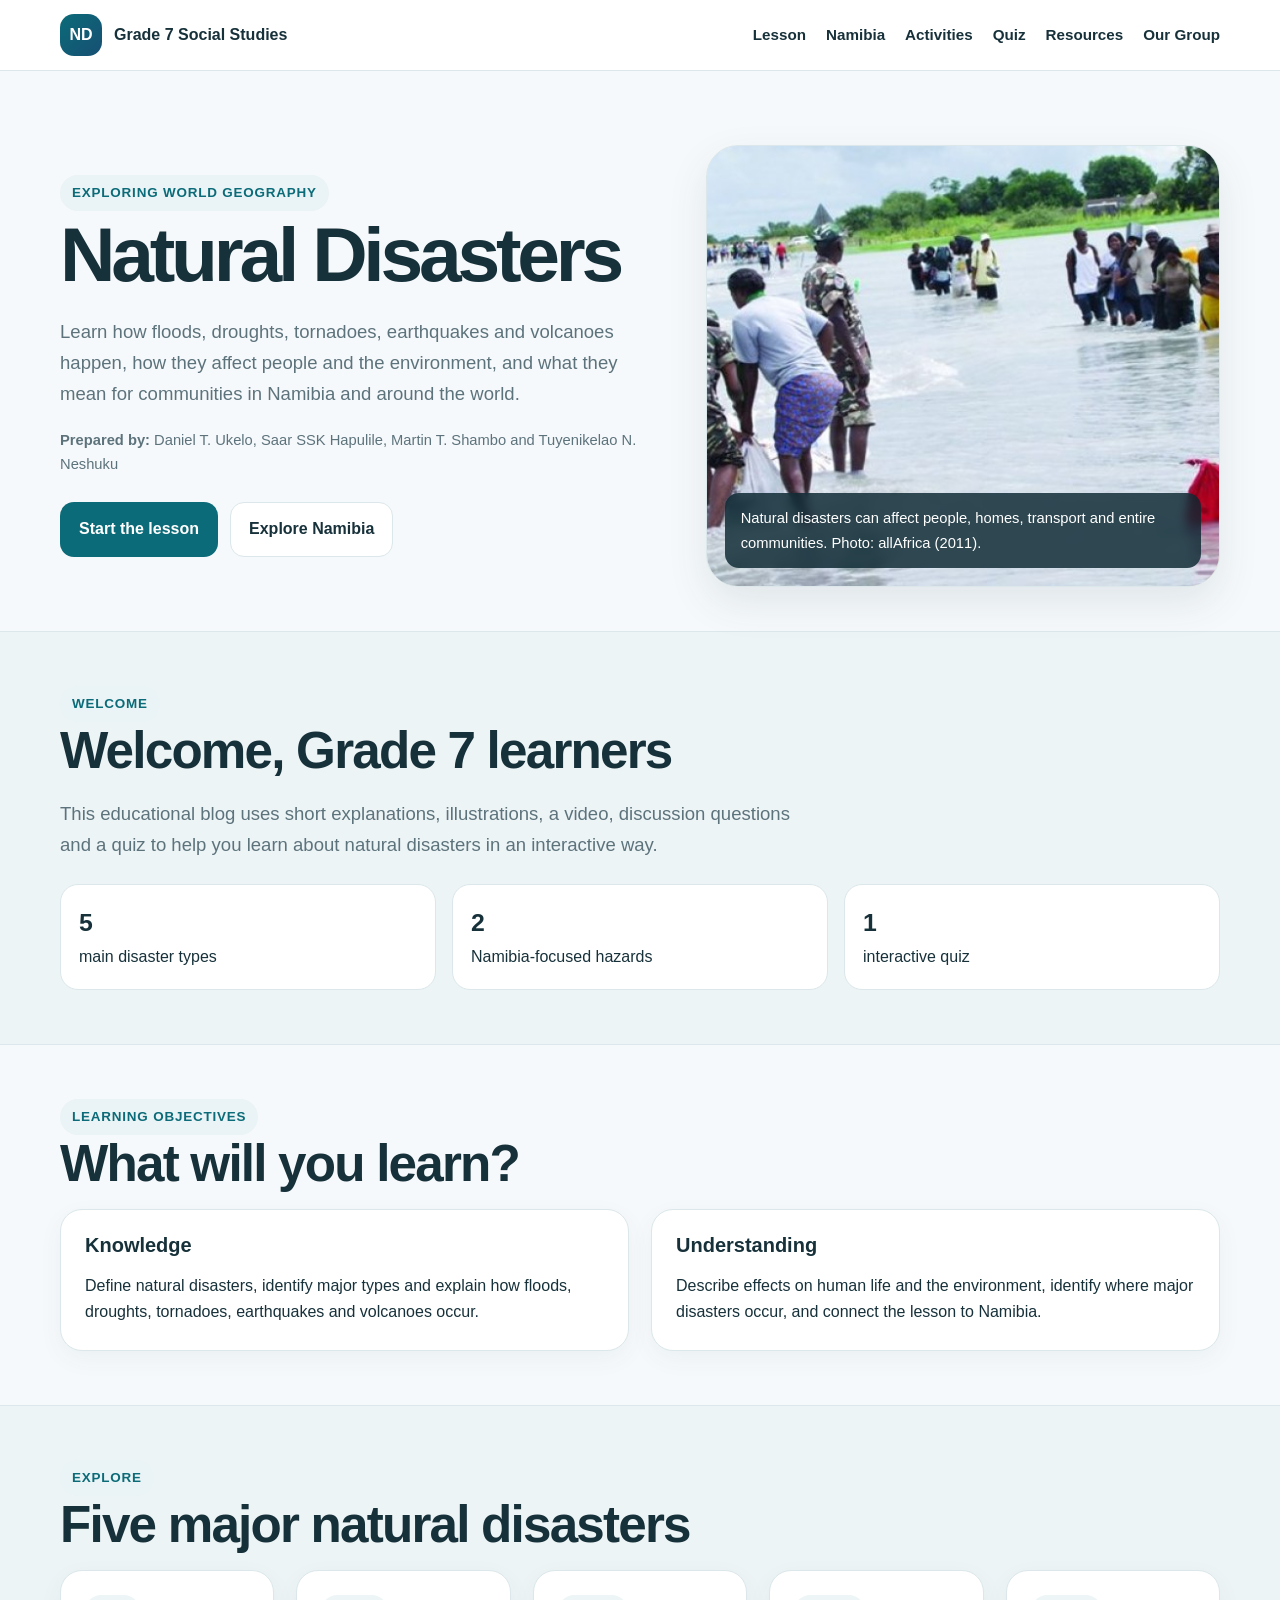
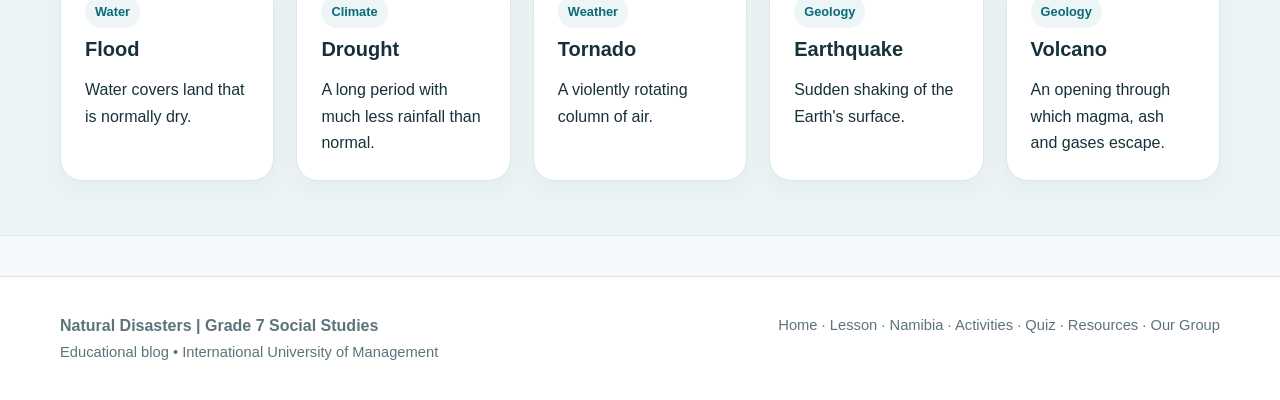
<file: index.html>
<!doctype html><html lang="en"><head><meta charset="utf-8"><meta name="viewport" content="width=device-width,initial-scale=1"><title>Natural Disasters | Grade 7 Social Studies</title><link rel="stylesheet" href="styles.css"></head><body>
<header class="nav"><div class="wrap nav-inner"><a class="brand" href="index.html"><span class="logo">ND</span><span>Grade 7 Social Studies</span></a><nav class="menu"><a href="lesson.html">Lesson</a><a href="namibia.html">Namibia</a><a href="activities.html">Activities</a><a href="quiz.html">Quiz</a><a href="resources.html">Resources</a><a href="group.html">Our Group</a></nav></div></header>
<main>
<section class="hero"><div class="wrap hero-grid"><div><span class="kicker">Exploring World Geography</span><h1>Natural Disasters</h1><p class="lead">Learn how floods, droughts, tornadoes, earthquakes and volcanoes happen, how they affect people and the environment, and what they mean for communities in Namibia and around the world.</p><p class="small"><strong>Prepared by:</strong> Daniel T. Ukelo, Saar SSK Hapulile, Martin T. Shambo and Tuyenikelao N. Neshuku</p><div class="cta-row"><a class="btn btn-primary" href="lesson.html">Start the lesson</a><a class="btn btn-secondary" href="namibia.html">Explore Namibia</a></div></div><div class="hero-art photo-hero"><img src="images/flood-community.png" alt="People moving through flood water"><div class="hero-caption">Natural disasters can affect people, homes, transport and entire communities. Photo: allAfrica (2011).</div></div></div></div></section>
<section class="section alt"><div class="wrap"><span class="kicker">Welcome</span><h2>Welcome, Grade 7 learners</h2><p class="lead">This educational blog uses short explanations, illustrations, a video, discussion questions and a quiz to help you learn about natural disasters in an interactive way.</p><div class="stats"><div class="stat"><strong>5</strong><span>main disaster types</span></div><div class="stat"><strong>2</strong><span>Namibia-focused hazards</span></div><div class="stat"><strong>1</strong><span>interactive quiz</span></div></div></div></section>
<section class="section"><div class="wrap"><span class="kicker">Learning objectives</span><h2>What will you learn?</h2><div class="grid two"><div class="card"><h3>Knowledge</h3><p>Define natural disasters, identify major types and explain how floods, droughts, tornadoes, earthquakes and volcanoes occur.</p></div><div class="card"><h3>Understanding</h3><p>Describe effects on human life and the environment, identify where major disasters occur, and connect the lesson to Namibia.</p></div></div></div></section>
<section class="section alt"><div class="wrap"><span class="kicker">Explore</span><h2>Five major natural disasters</h2><div class="grid five"><div class="card"><span class="badge">Water</span><h3>Flood</h3><p>Water covers land that is normally dry.</p></div><div class="card"><span class="badge">Climate</span><h3>Drought</h3><p>A long period with much less rainfall than normal.</p></div><div class="card"><span class="badge">Weather</span><h3>Tornado</h3><p>A violently rotating column of air.</p></div><div class="card"><span class="badge">Geology</span><h3>Earthquake</h3><p>Sudden shaking of the Earth's surface.</p></div><div class="card"><span class="badge">Geology</span><h3>Volcano</h3><p>An opening through which magma, ash and gases escape.</p></div></div></div></section>
</main>
<footer class="footer"><div class="wrap footer-grid"><div><strong>Natural Disasters | Grade 7 Social Studies</strong><div class="small">Educational blog • International University of Management</div></div><div class="small">Home · Lesson · Namibia · Activities · Quiz · Resources · Our Group</div></div></footer>
</body></html>
</file>
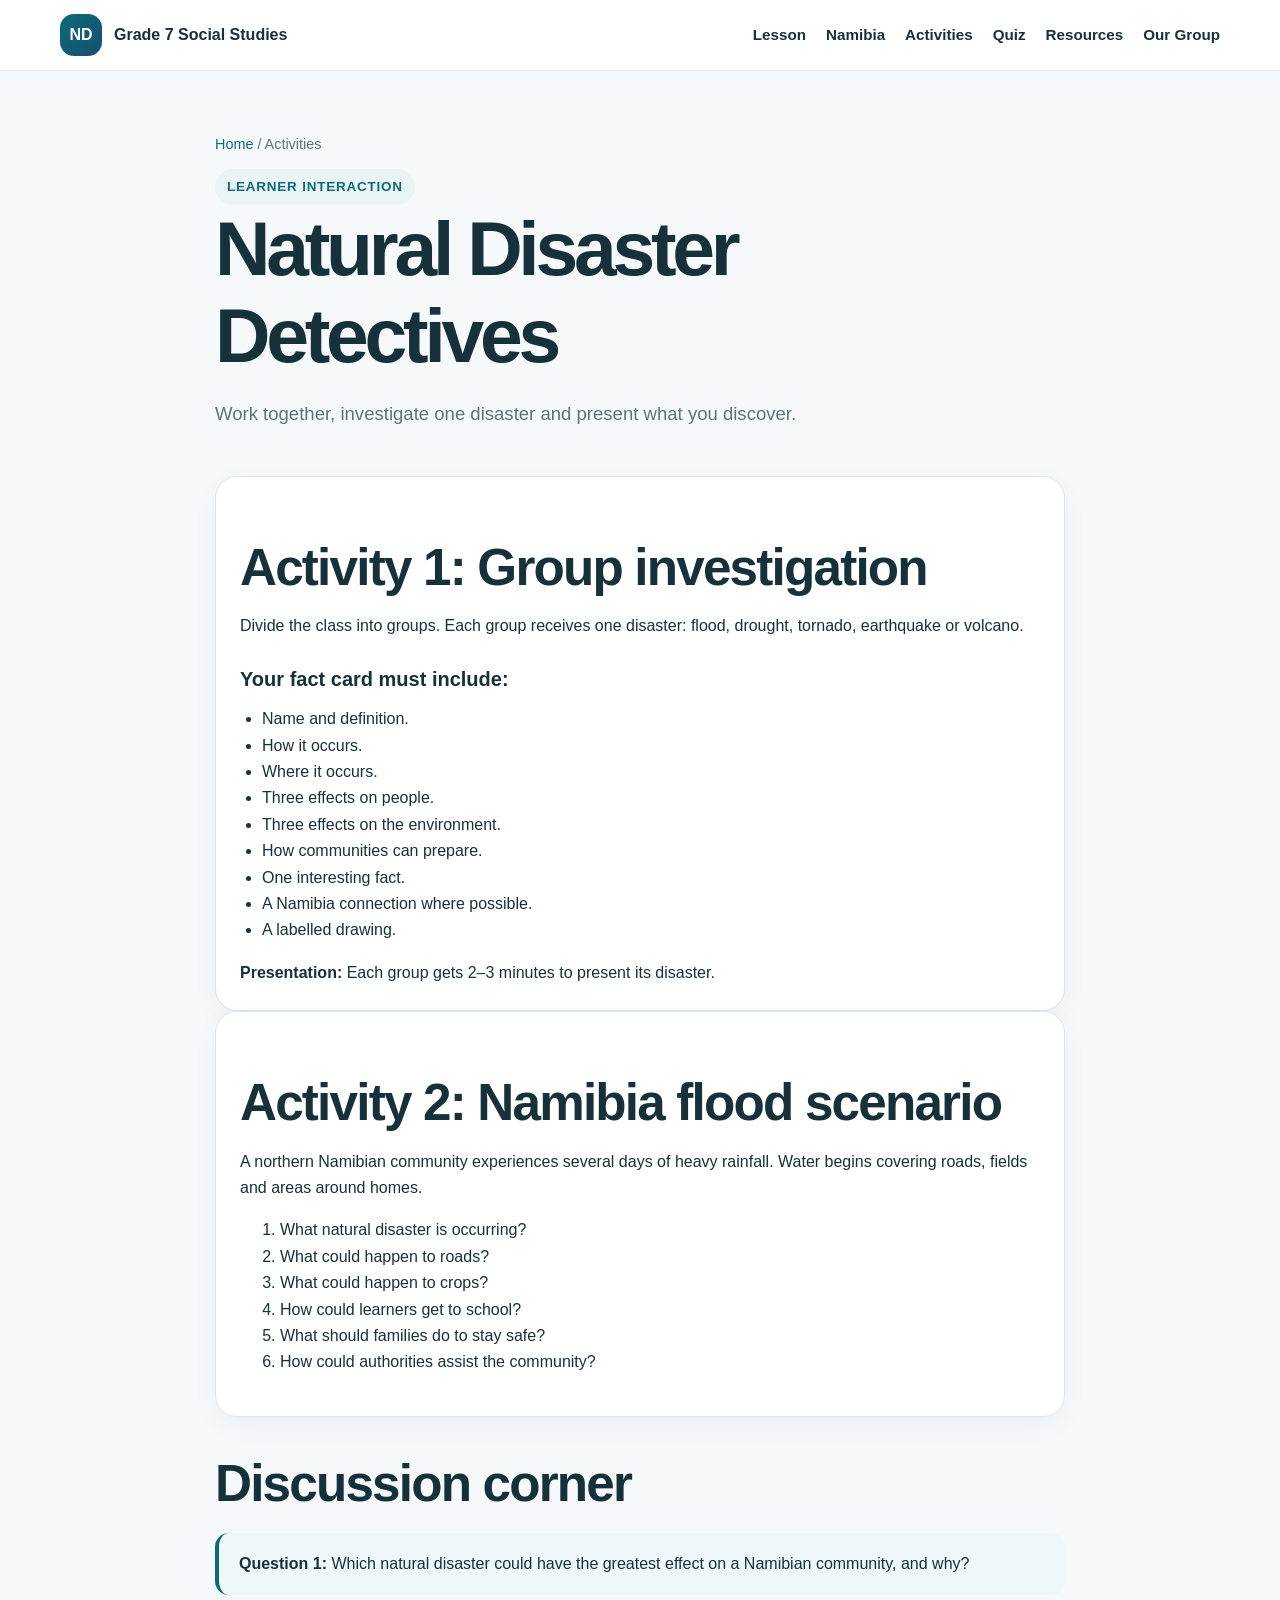
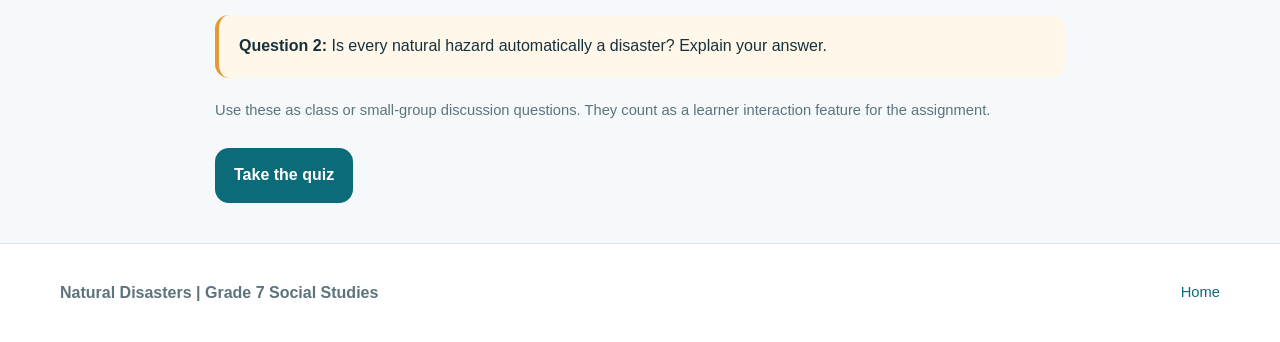
<file: activities.html>
<!doctype html><html lang="en"><head><meta charset="utf-8"><meta name="viewport" content="width=device-width,initial-scale=1"><title>Activities | Natural Disasters</title><link rel="stylesheet" href="styles.css"></head><body>
<header class="nav"><div class="wrap nav-inner"><a class="brand" href="index.html"><span class="logo">ND</span><span>Grade 7 Social Studies</span></a><nav class="menu"><a href="lesson.html">Lesson</a><a href="namibia.html">Namibia</a><a href="activities.html">Activities</a><a href="quiz.html">Quiz</a><a href="resources.html">Resources</a><a href="group.html">Our Group</a></nav></div></header>
<main class="wrap content"><section class="page-hero"><div class="breadcrumbs"><a href="index.html">Home</a> / Activities</div><span class="kicker">Learner interaction</span><h1>Natural Disaster Detectives</h1><p class="lead">Work together, investigate one disaster and present what you discover.</p></section>
<section><div class="card"><h2>Activity 1: Group investigation</h2><p>Divide the class into groups. Each group receives one disaster: flood, drought, tornado, earthquake or volcano.</p><h3>Your fact card must include:</h3><ul><li>Name and definition.</li><li>How it occurs.</li><li>Where it occurs.</li><li>Three effects on people.</li><li>Three effects on the environment.</li><li>How communities can prepare.</li><li>One interesting fact.</li><li>A Namibia connection where possible.</li><li>A labelled drawing.</li></ul><p><strong>Presentation:</strong> Each group gets 2–3 minutes to present its disaster.</p></div></section>
<section><div class="card"><h2>Activity 2: Namibia flood scenario</h2><p>A northern Namibian community experiences several days of heavy rainfall. Water begins covering roads, fields and areas around homes.</p><ol><li>What natural disaster is occurring?</li><li>What could happen to roads?</li><li>What could happen to crops?</li><li>How could learners get to school?</li><li>What should families do to stay safe?</li><li>How could authorities assist the community?</li></ol></div></section>
<section><h2>Discussion corner</h2><div class="note namibia"><strong>Question 1:</strong> Which natural disaster could have the greatest effect on a Namibian community, and why?</div><div class="note"><strong>Question 2:</strong> Is every natural hazard automatically a disaster? Explain your answer.</div><p class="small">Use these as class or small-group discussion questions. They count as a learner interaction feature for the assignment.</p><div class="cta-row"><a class="btn btn-primary" href="quiz.html">Take the quiz</a></div></section></main>
<footer class="footer"><div class="wrap footer-grid"><div><strong>Natural Disasters | Grade 7 Social Studies</strong></div><div class="small"><a href="index.html">Home</a></div></div></footer></body></html>
</file>
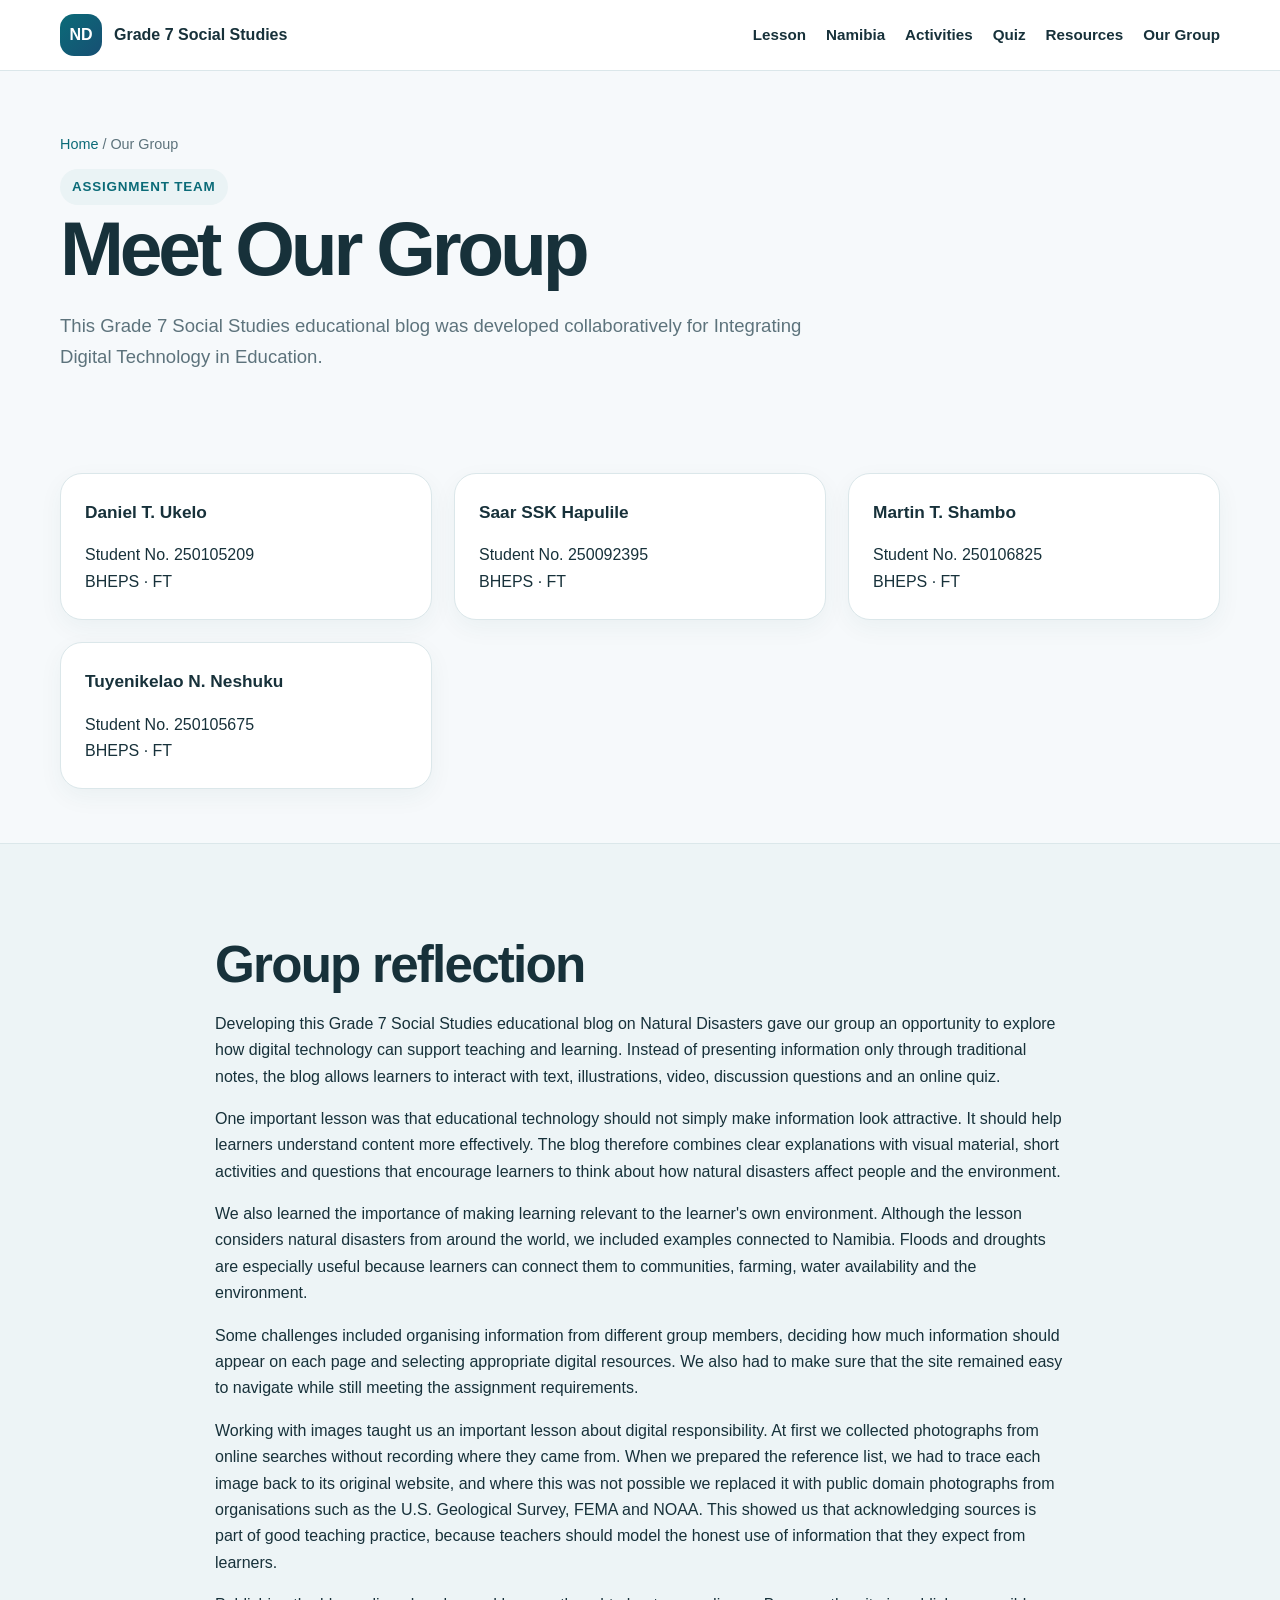
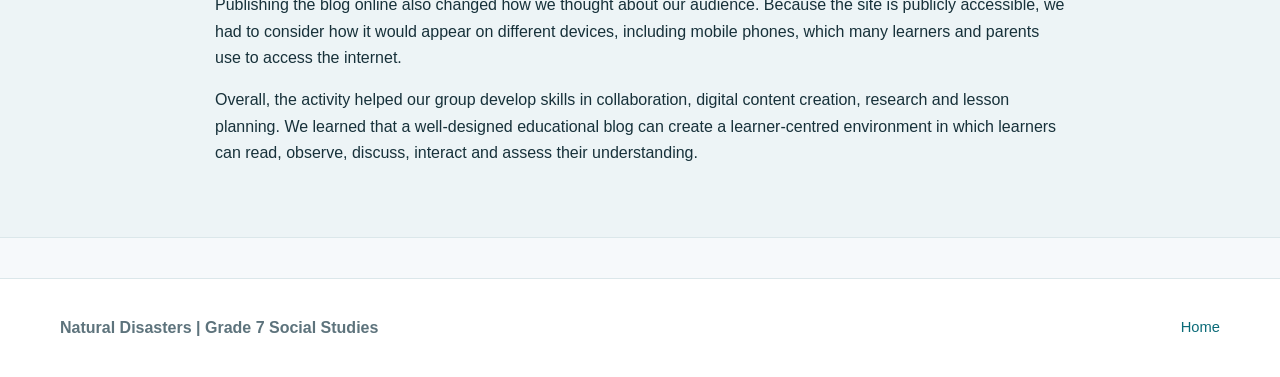
<file: group.html>
<!doctype html><html lang="en"><head><meta charset="utf-8"><meta name="viewport" content="width=device-width,initial-scale=1"><title>Our Group | Natural Disasters</title><link rel="stylesheet" href="styles.css"></head><body>
<header class="nav"><div class="wrap nav-inner"><a class="brand" href="index.html"><span class="logo">ND</span><span>Grade 7 Social Studies</span></a><nav class="menu"><a href="lesson.html">Lesson</a><a href="namibia.html">Namibia</a><a href="activities.html">Activities</a><a href="quiz.html">Quiz</a><a href="resources.html">Resources</a><a href="group.html">Our Group</a></nav></div></header>
<main><section class="page-hero"><div class="wrap"><div class="breadcrumbs"><a href="index.html">Home</a> / Our Group</div><span class="kicker">Assignment team</span><h1>Meet Our Group</h1><p class="lead">This Grade 7 Social Studies educational blog was developed collaboratively for Integrating Digital Technology in Education.</p></div></section>
<section class="section"><div class="wrap grid"><div class="card group-card"><strong>Daniel T. Ukelo</strong><p>Student No. 250105209<br>BHEPS · FT</p></div><div class="card group-card"><strong>Saar SSK Hapulile</strong><p>Student No. 250092395<br>BHEPS · FT</p></div><div class="card group-card"><strong>Martin T. Shambo</strong><p>Student No. 250106825<br>BHEPS · FT</p></div><div class="card group-card"><strong>Tuyenikelao N. Neshuku</strong><p>Student No. 250105675<br>BHEPS · FT</p></div></div></section>
<section class="section alt"><div class="wrap content"><h2>Group reflection</h2><p>Developing this Grade 7 Social Studies educational blog on Natural Disasters gave our group an opportunity to explore how digital technology can support teaching and learning. Instead of presenting information only through traditional notes, the blog allows learners to interact with text, illustrations, video, discussion questions and an online quiz.</p><p>One important lesson was that educational technology should not simply make information look attractive. It should help learners understand content more effectively. The blog therefore combines clear explanations with visual material, short activities and questions that encourage learners to think about how natural disasters affect people and the environment.</p><p>We also learned the importance of making learning relevant to the learner's own environment. Although the lesson considers natural disasters from around the world, we included examples connected to Namibia. Floods and droughts are especially useful because learners can connect them to communities, farming, water availability and the environment.</p><p>Some challenges included organising information from different group members, deciding how much information should appear on each page and selecting appropriate digital resources. We also had to make sure that the site remained easy to navigate while still meeting the assignment requirements.</p><p>Working with images taught us an important lesson about digital responsibility. At first we collected photographs from online searches without recording where they came from. When we prepared the reference list, we had to trace each image back to its original website, and where this was not possible we replaced it with public domain photographs from organisations such as the U.S. Geological Survey, FEMA and NOAA. This showed us that acknowledging sources is part of good teaching practice, because teachers should model the honest use of information that they expect from learners.</p><p>Publishing the blog online also changed how we thought about our audience. Because the site is publicly accessible, we had to consider how it would appear on different devices, including mobile phones, which many learners and parents use to access the internet.</p><p>Overall, the activity helped our group develop skills in collaboration, digital content creation, research and lesson planning. We learned that a well-designed educational blog can create a learner-centred environment in which learners can read, observe, discuss, interact and assess their understanding.</p></div></section></main>
<footer class="footer"><div class="wrap footer-grid"><div><strong>Natural Disasters | Grade 7 Social Studies</strong></div><div class="small"><a href="index.html">Home</a></div></div></footer></body></html>
</file>
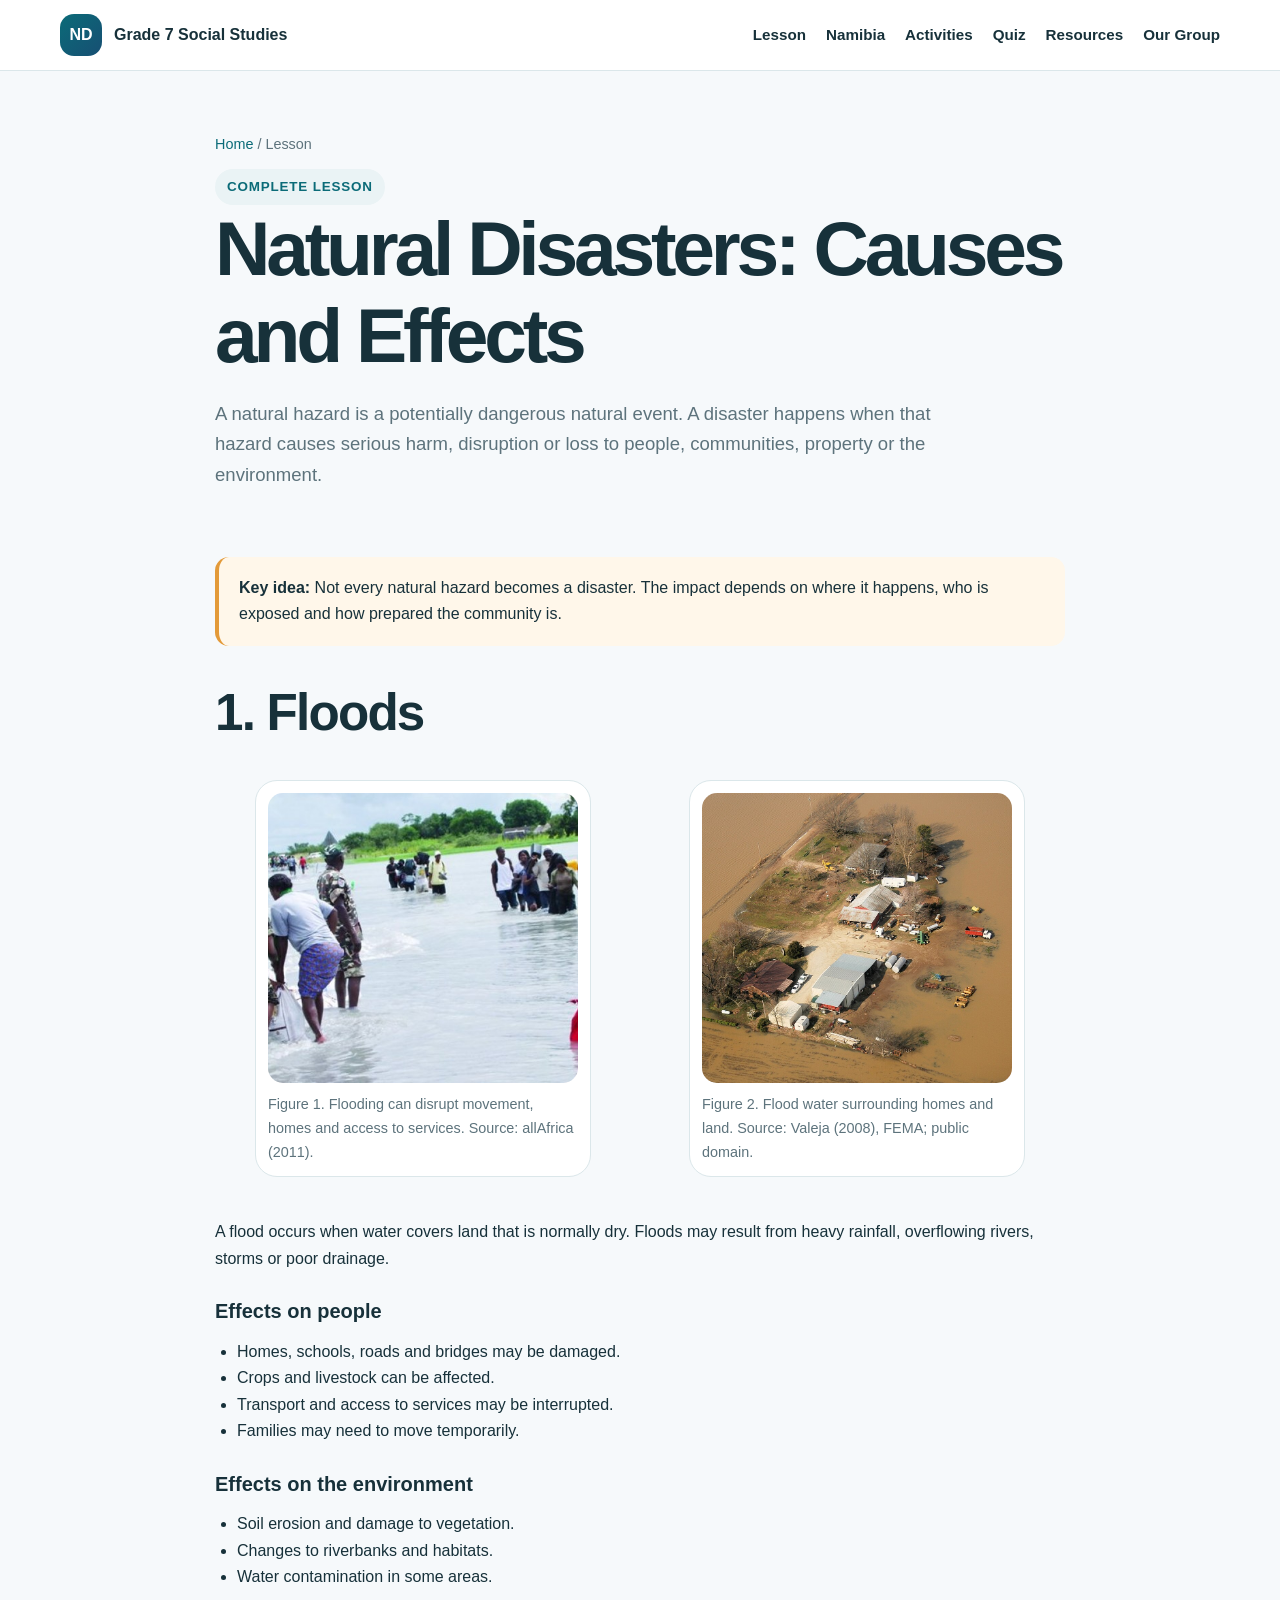
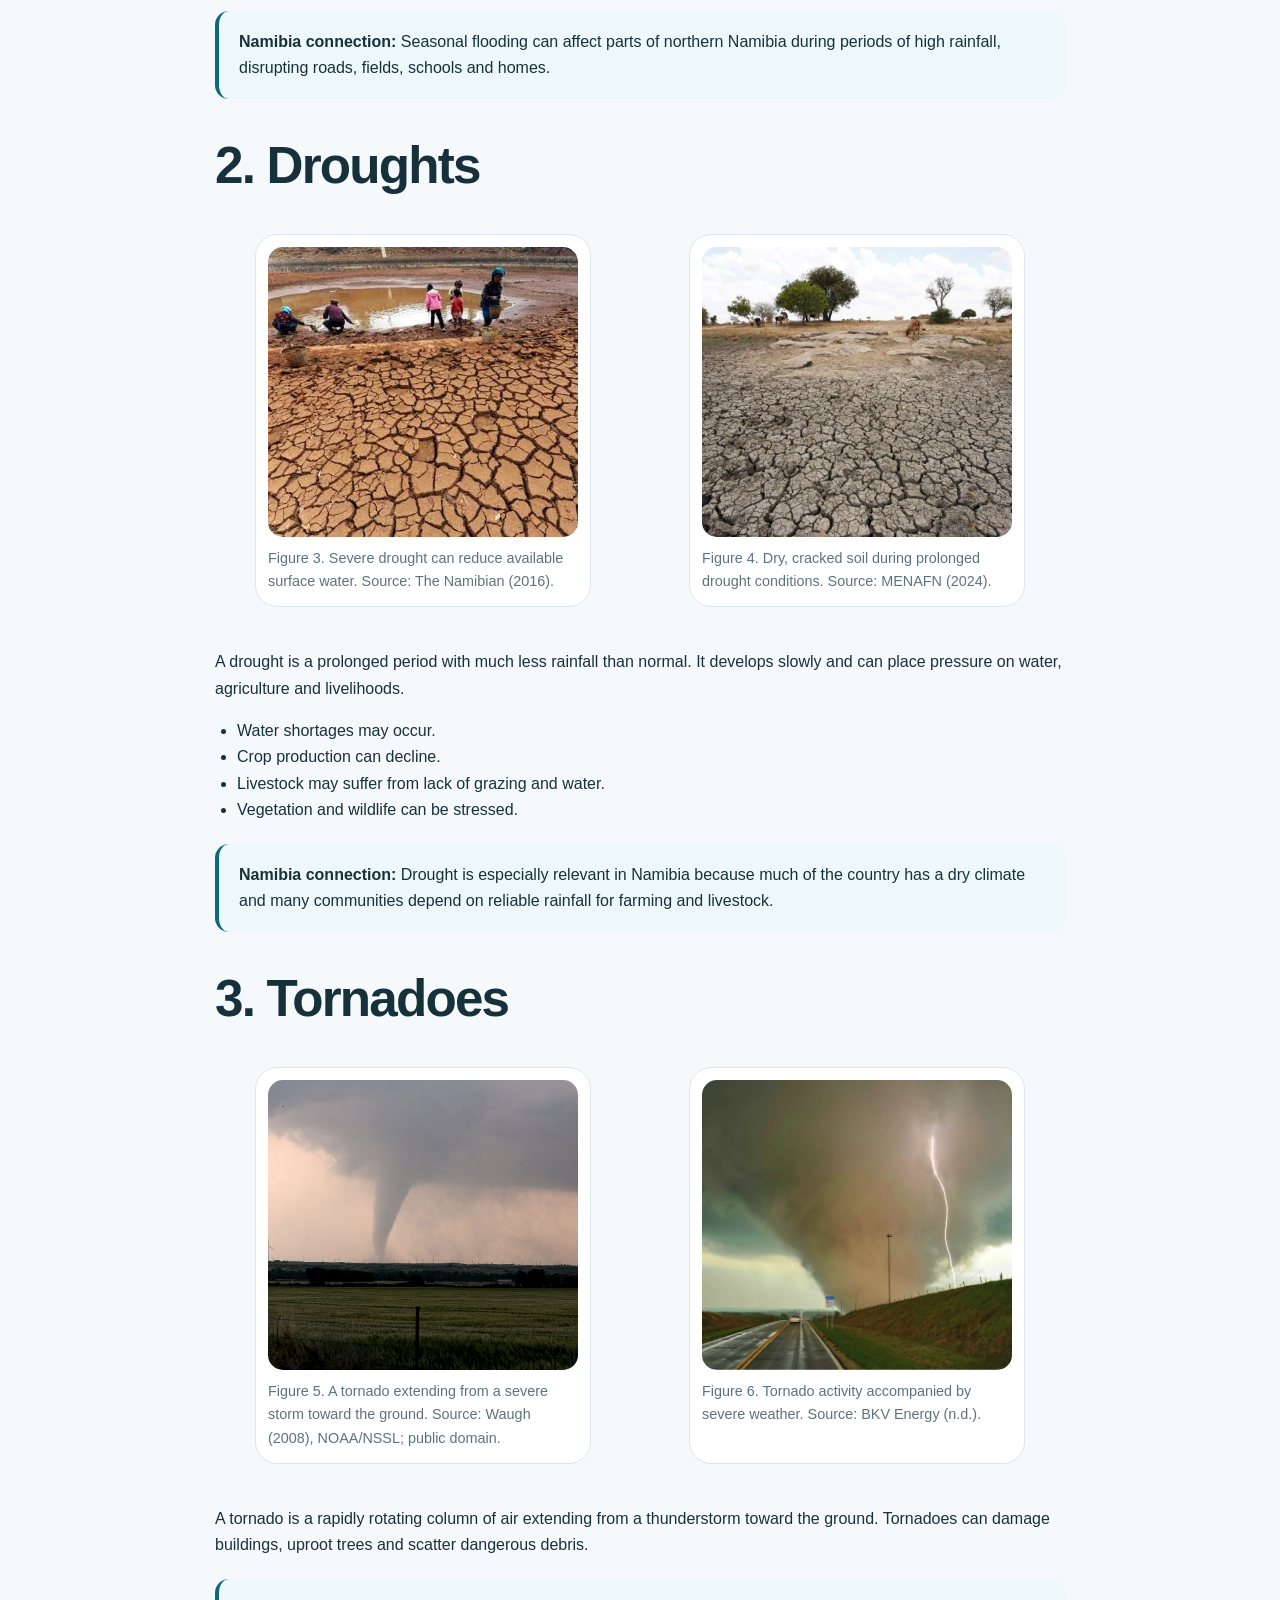
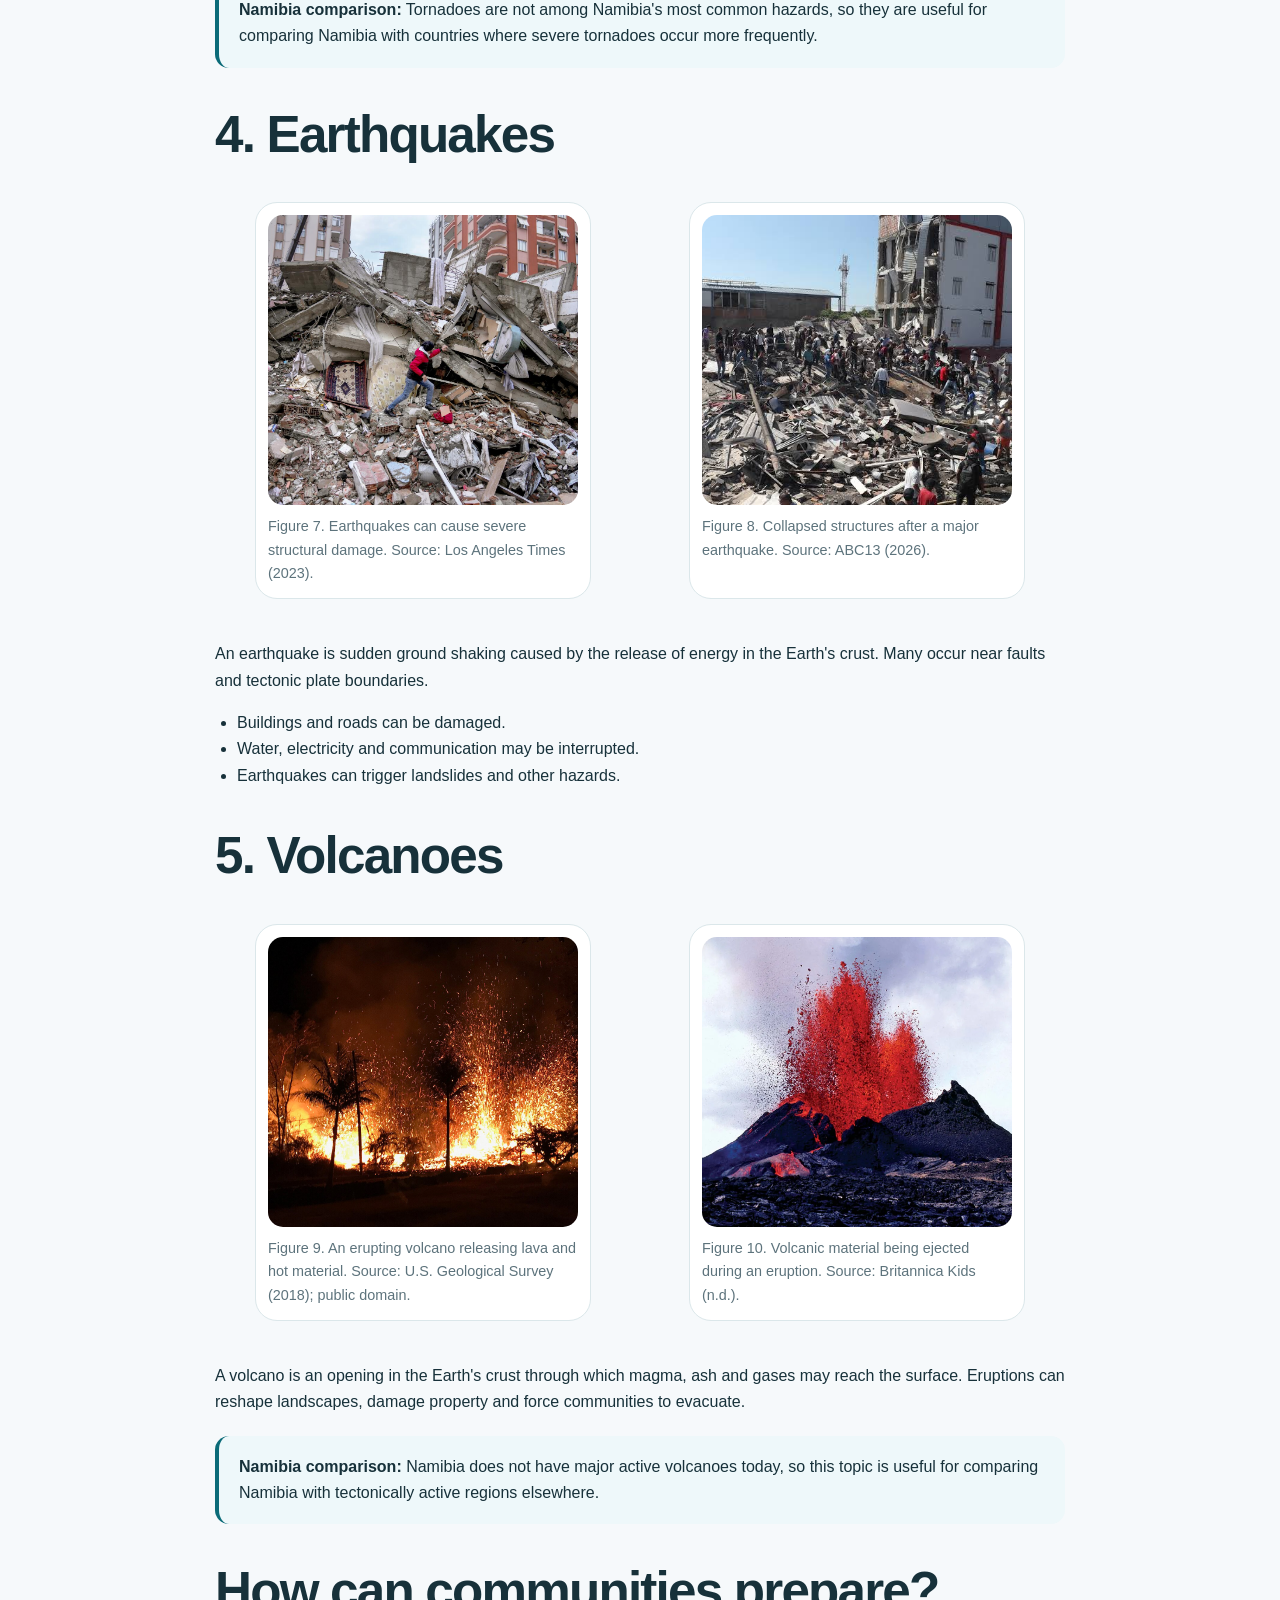
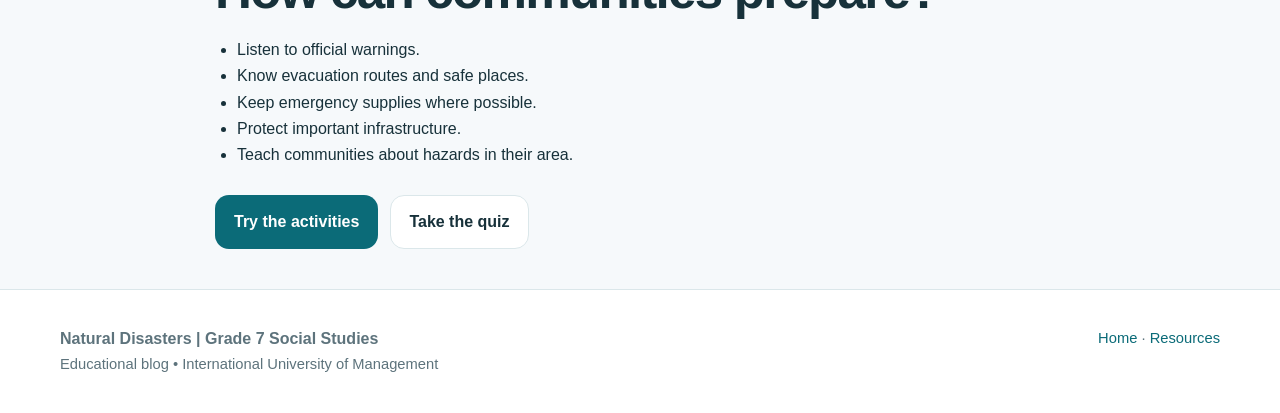
<file: lesson.html>
<!doctype html><html lang="en"><head><meta charset="utf-8"><meta name="viewport" content="width=device-width,initial-scale=1"><title>Lesson | Natural Disasters</title><link rel="stylesheet" href="styles.css"></head><body>
<header class="nav"><div class="wrap nav-inner"><a class="brand" href="index.html"><span class="logo">ND</span><span>Grade 7 Social Studies</span></a><nav class="menu"><a href="lesson.html">Lesson</a><a href="namibia.html">Namibia</a><a href="activities.html">Activities</a><a href="quiz.html">Quiz</a><a href="resources.html">Resources</a><a href="group.html">Our Group</a></nav></div></header>
<main class="wrap content"><section class="page-hero"><div class="breadcrumbs"><a href="index.html">Home</a> / Lesson</div><span class="kicker">Complete lesson</span><h1>Natural Disasters: Causes and Effects</h1><p class="lead">A natural hazard is a potentially dangerous natural event. A disaster happens when that hazard causes serious harm, disruption or loss to people, communities, property or the environment.</p></section>
<div class="note"><strong>Key idea:</strong> Not every natural hazard becomes a disaster. The impact depends on where it happens, who is exposed and how prepared the community is.</div>
<section><h2>1. Floods</h2><div class="photo-grid"><figure class="figure photo-figure"><img class="lesson-photo" src="images/flood-community.png" alt="People moving through flood water"><figcaption>Figure 1. Flooding can disrupt movement, homes and access to services. Source: allAfrica (2011).</figcaption></figure><figure class="figure photo-figure"><img class="lesson-photo" src="images/flood-aerial-fema.jpg" alt="Aerial view of a farm and homes surrounded by flood water"><figcaption>Figure 2. Flood water surrounding homes and land. Source: Valeja (2008), FEMA; public domain.</figcaption></figure></div><p>A flood occurs when water covers land that is normally dry. Floods may result from heavy rainfall, overflowing rivers, storms or poor drainage.</p><h3>Effects on people</h3><ul><li>Homes, schools, roads and bridges may be damaged.</li><li>Crops and livestock can be affected.</li><li>Transport and access to services may be interrupted.</li><li>Families may need to move temporarily.</li></ul><h3>Effects on the environment</h3><ul><li>Soil erosion and damage to vegetation.</li><li>Changes to riverbanks and habitats.</li><li>Water contamination in some areas.</li></ul><div class="note namibia"><strong>Namibia connection:</strong> Seasonal flooding can affect parts of northern Namibia during periods of high rainfall, disrupting roads, fields, schools and homes.</div></section>
<section><h2>2. Droughts</h2><div class="photo-grid"><figure class="figure photo-figure"><img class="lesson-photo" src="images/drought-water-shortage.png" alt="Cracked dry ground beside a shrinking water source"><figcaption>Figure 3. Severe drought can reduce available surface water. Source: The Namibian (2016).</figcaption></figure><figure class="figure photo-figure"><img class="lesson-photo" src="images/drought-rural.png" alt="Dry cracked land in a rural area"><figcaption>Figure 4. Dry, cracked soil during prolonged drought conditions. Source: MENAFN (2024).</figcaption></figure></div><p>A drought is a prolonged period with much less rainfall than normal. It develops slowly and can place pressure on water, agriculture and livelihoods.</p><ul><li>Water shortages may occur.</li><li>Crop production can decline.</li><li>Livestock may suffer from lack of grazing and water.</li><li>Vegetation and wildlife can be stressed.</li></ul><div class="note namibia"><strong>Namibia connection:</strong> Drought is especially relevant in Namibia because much of the country has a dry climate and many communities depend on reliable rainfall for farming and livestock.</div></section>
<section><h2>3. Tornadoes</h2><div class="photo-grid"><figure class="figure photo-figure"><img class="lesson-photo" src="images/tornado-kansas-noaa.jpg" alt="Tornado over an open field in Kansas"><figcaption>Figure 5. A tornado extending from a severe storm toward the ground. Source: Waugh (2008), NOAA/NSSL; public domain.</figcaption></figure><figure class="figure photo-figure"><img class="lesson-photo" src="images/tornado-road.png" alt="Tornado near a roadway with lightning"><figcaption>Figure 6. Tornado activity accompanied by severe weather. Source: BKV Energy (n.d.).</figcaption></figure></div><p>A tornado is a rapidly rotating column of air extending from a thunderstorm toward the ground. Tornadoes can damage buildings, uproot trees and scatter dangerous debris.</p><div class="note namibia"><strong>Namibia comparison:</strong> Tornadoes are not among Namibia's most common hazards, so they are useful for comparing Namibia with countries where severe tornadoes occur more frequently.</div></section>
<section><h2>4. Earthquakes</h2><div class="photo-grid"><figure class="figure photo-figure"><img class="lesson-photo" src="images/earthquake-rubble.png" alt="Collapsed buildings and rubble after an earthquake"><figcaption>Figure 7. Earthquakes can cause severe structural damage. Source: Los Angeles Times (2023).</figcaption></figure><figure class="figure photo-figure"><img class="lesson-photo" src="images/earthquake-collapse.png" alt="People standing near earthquake-damaged buildings"><figcaption>Figure 8. Collapsed structures after a major earthquake. Source: ABC13 (2026).</figcaption></figure></div><p>An earthquake is sudden ground shaking caused by the release of energy in the Earth's crust. Many occur near faults and tectonic plate boundaries.</p><ul><li>Buildings and roads can be damaged.</li><li>Water, electricity and communication may be interrupted.</li><li>Earthquakes can trigger landslides and other hazards.</li></ul></section>
<section><h2>5. Volcanoes</h2><div class="photo-grid"><figure class="figure photo-figure"><img class="lesson-photo" src="images/volcano-kilauea-usgs.jpg" alt="Lava erupting from a fissure at night, Kilauea, Hawaii"><figcaption>Figure 9. An erupting volcano releasing lava and hot material. Source: U.S. Geological Survey (2018); public domain.</figcaption></figure><figure class="figure photo-figure"><img class="lesson-photo" src="images/volcano-eruption.png" alt="Volcanic eruption ejecting bright molten material"><figcaption>Figure 10. Volcanic material being ejected during an eruption. Source: Britannica Kids (n.d.).</figcaption></figure></div><p>A volcano is an opening in the Earth's crust through which magma, ash and gases may reach the surface. Eruptions can reshape landscapes, damage property and force communities to evacuate.</p><div class="note namibia"><strong>Namibia comparison:</strong> Namibia does not have major active volcanoes today, so this topic is useful for comparing Namibia with tectonically active regions elsewhere.</div></section>
<section><h2>How can communities prepare?</h2><ul><li>Listen to official warnings.</li><li>Know evacuation routes and safe places.</li><li>Keep emergency supplies where possible.</li><li>Protect important infrastructure.</li><li>Teach communities about hazards in their area.</li></ul><div class="cta-row"><a class="btn btn-primary" href="activities.html">Try the activities</a><a class="btn btn-secondary" href="quiz.html">Take the quiz</a></div></section></main>
<footer class="footer"><div class="wrap footer-grid"><div><strong>Natural Disasters | Grade 7 Social Studies</strong><div class="small">Educational blog • International University of Management</div></div><div class="small"><a href="index.html">Home</a> · <a href="resources.html">Resources</a></div></div></footer></body></html>
</file>
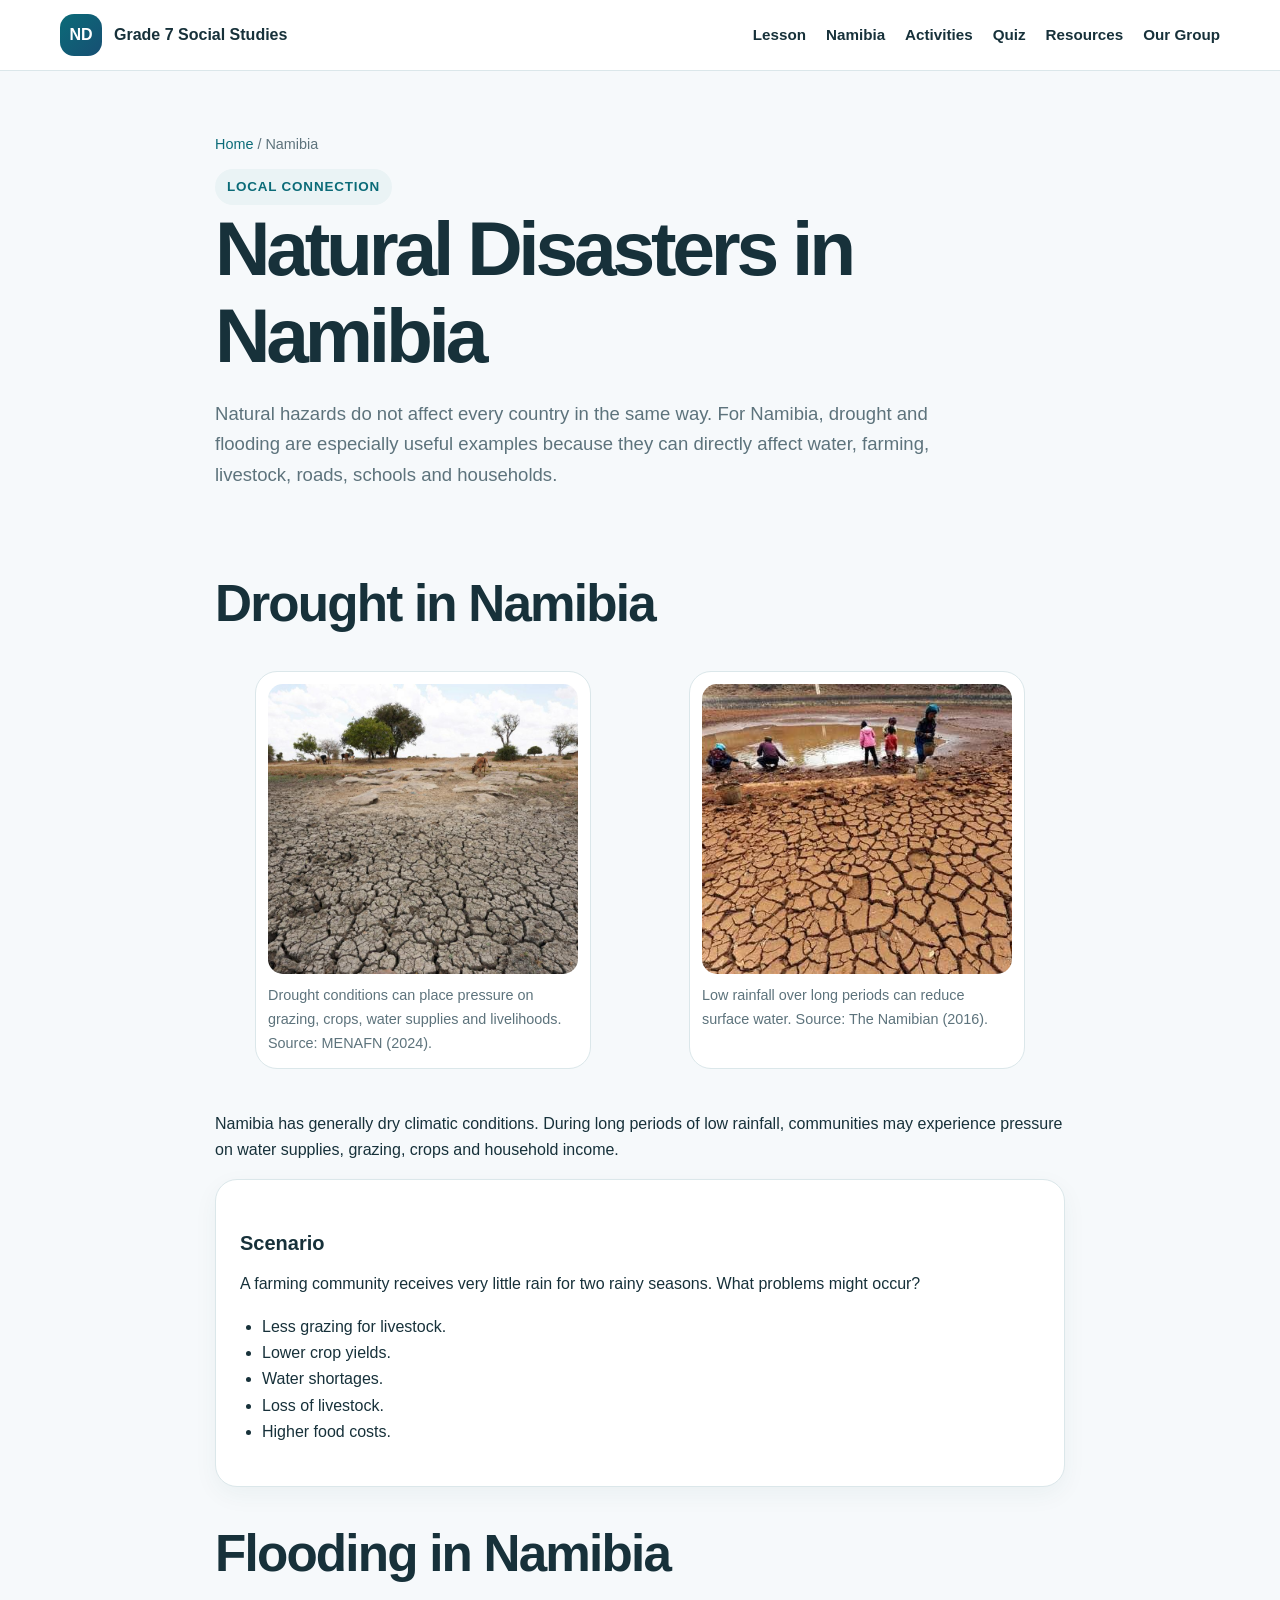
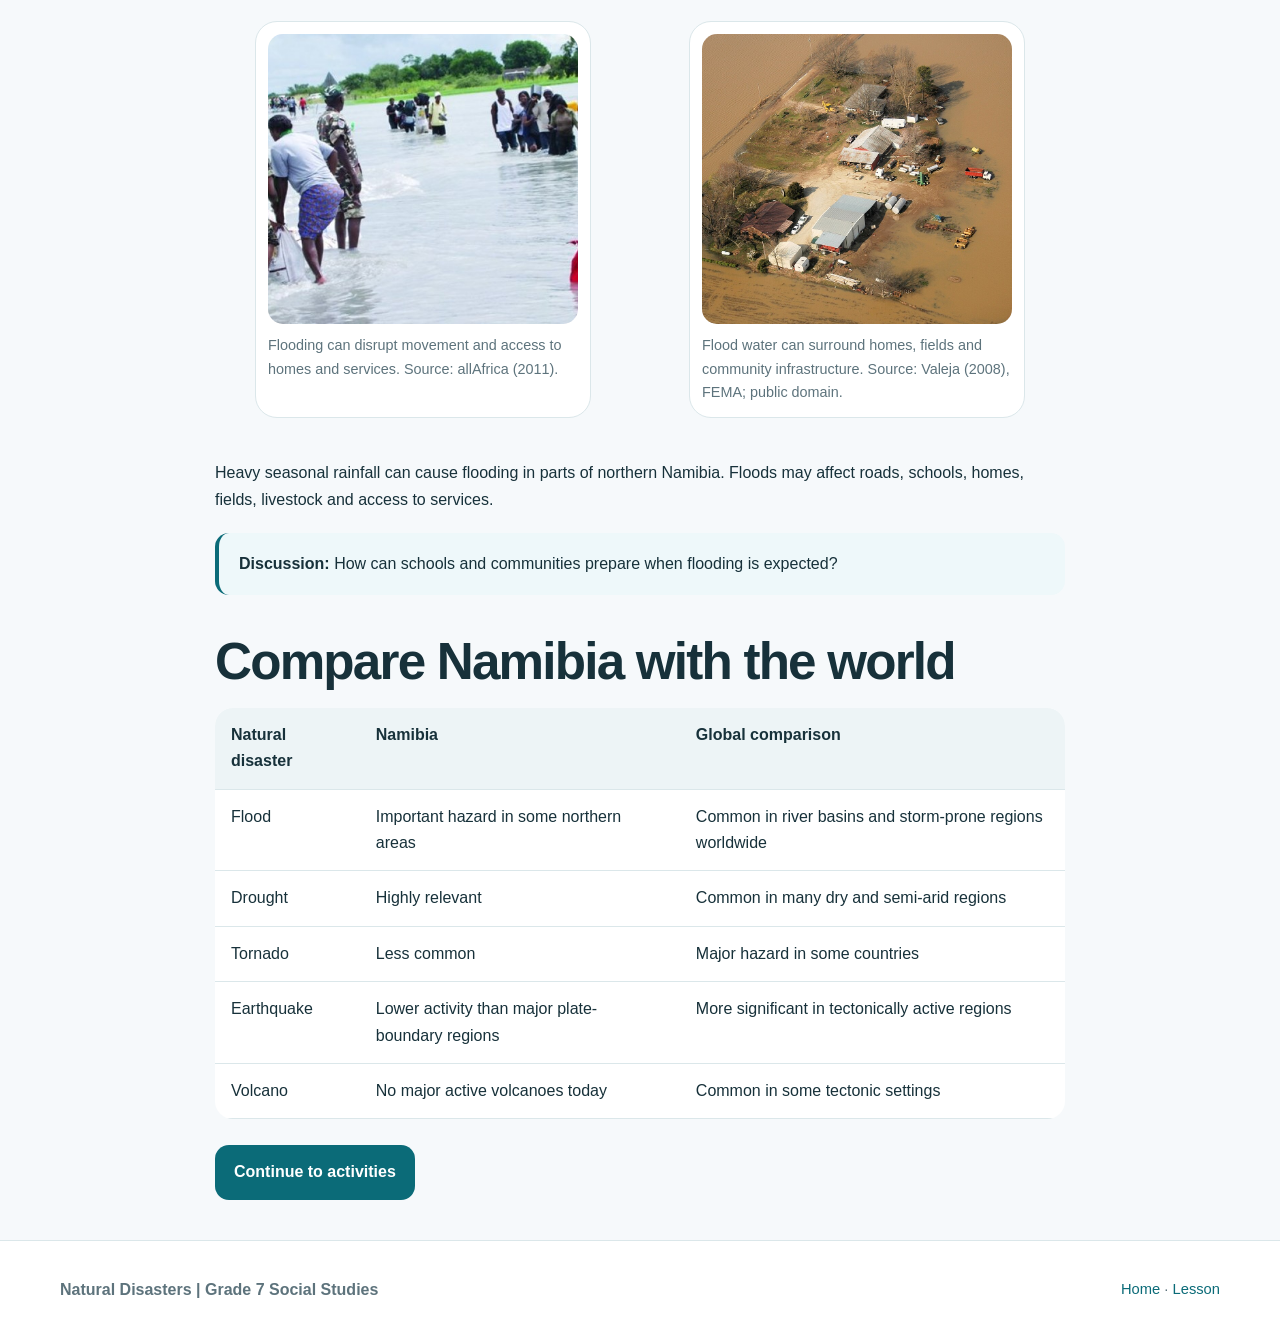
<file: namibia.html>
<!doctype html><html lang="en"><head><meta charset="utf-8"><meta name="viewport" content="width=device-width,initial-scale=1"><title>Namibia | Natural Disasters</title><link rel="stylesheet" href="styles.css"></head><body>
<header class="nav"><div class="wrap nav-inner"><a class="brand" href="index.html"><span class="logo">ND</span><span>Grade 7 Social Studies</span></a><nav class="menu"><a href="lesson.html">Lesson</a><a href="namibia.html">Namibia</a><a href="activities.html">Activities</a><a href="quiz.html">Quiz</a><a href="resources.html">Resources</a><a href="group.html">Our Group</a></nav></div></header>
<main class="wrap content"><section class="page-hero"><div class="breadcrumbs"><a href="index.html">Home</a> / Namibia</div><span class="kicker">Local connection</span><h1>Natural Disasters in Namibia</h1><p class="lead">Natural hazards do not affect every country in the same way. For Namibia, drought and flooding are especially useful examples because they can directly affect water, farming, livestock, roads, schools and households.</p></section>
<section><h2>Drought in Namibia</h2><div class="photo-grid"><figure class="figure photo-figure"><img class="lesson-photo" src="images/drought-rural.png" alt="Dry cracked land in a rural environment"><figcaption>Drought conditions can place pressure on grazing, crops, water supplies and livelihoods. Source: MENAFN (2024).</figcaption></figure><figure class="figure photo-figure"><img class="lesson-photo" src="images/drought-water-shortage.png" alt="Cracked ground beside a shrinking water source"><figcaption>Low rainfall over long periods can reduce surface water. Source: The Namibian (2016).</figcaption></figure></div><p>Namibia has generally dry climatic conditions. During long periods of low rainfall, communities may experience pressure on water supplies, grazing, crops and household income.</p><div class="card"><h3>Scenario</h3><p>A farming community receives very little rain for two rainy seasons. What problems might occur?</p><ul><li>Less grazing for livestock.</li><li>Lower crop yields.</li><li>Water shortages.</li><li>Loss of livestock.</li><li>Higher food costs.</li></ul></div></section>
<section><h2>Flooding in Namibia</h2><div class="photo-grid"><figure class="figure photo-figure"><img class="lesson-photo" src="images/flood-community.png" alt="People walking through flood water"><figcaption>Flooding can disrupt movement and access to homes and services. Source: allAfrica (2011).</figcaption></figure><figure class="figure photo-figure"><img class="lesson-photo" src="images/flood-aerial-fema.jpg" alt="Aerial view of a farm and homes surrounded by flood water"><figcaption>Flood water can surround homes, fields and community infrastructure. Source: Valeja (2008), FEMA; public domain.</figcaption></figure></div><p>Heavy seasonal rainfall can cause flooding in parts of northern Namibia. Floods may affect roads, schools, homes, fields, livestock and access to services.</p><div class="note namibia"><strong>Discussion:</strong> How can schools and communities prepare when flooding is expected?</div></section>
<section><h2>Compare Namibia with the world</h2><div class="table-wrap"><table class="table"><thead><tr><th>Natural disaster</th><th>Namibia</th><th>Global comparison</th></tr></thead><tbody><tr><td>Flood</td><td>Important hazard in some northern areas</td><td>Common in river basins and storm-prone regions worldwide</td></tr><tr><td>Drought</td><td>Highly relevant</td><td>Common in many dry and semi-arid regions</td></tr><tr><td>Tornado</td><td>Less common</td><td>Major hazard in some countries</td></tr><tr><td>Earthquake</td><td>Lower activity than major plate-boundary regions</td><td>More significant in tectonically active regions</td></tr><tr><td>Volcano</td><td>No major active volcanoes today</td><td>Common in some tectonic settings</td></tr></tbody></table></div></section>
<div class="cta-row"><a class="btn btn-primary" href="activities.html">Continue to activities</a></div></main>
<footer class="footer"><div class="wrap footer-grid"><div><strong>Natural Disasters | Grade 7 Social Studies</strong></div><div class="small"><a href="index.html">Home</a> · <a href="lesson.html">Lesson</a></div></div></footer></body></html>
</file>
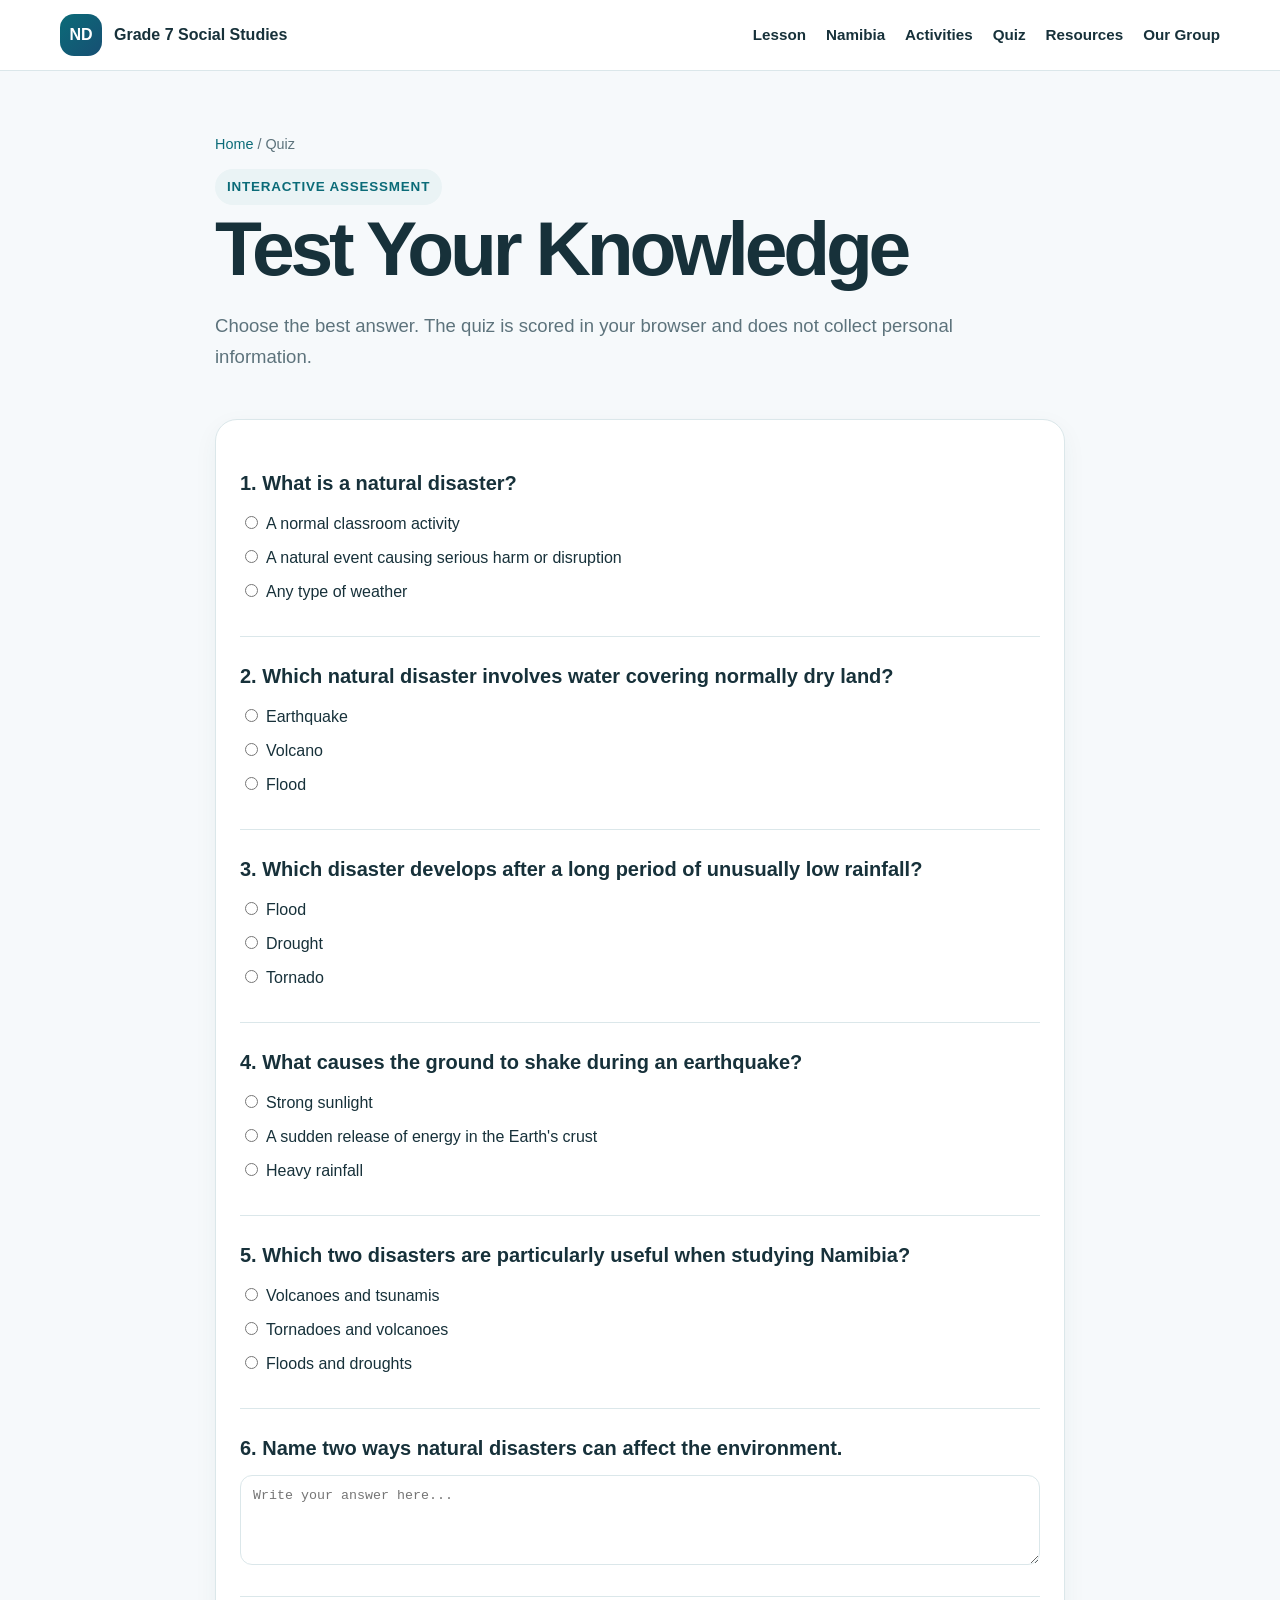
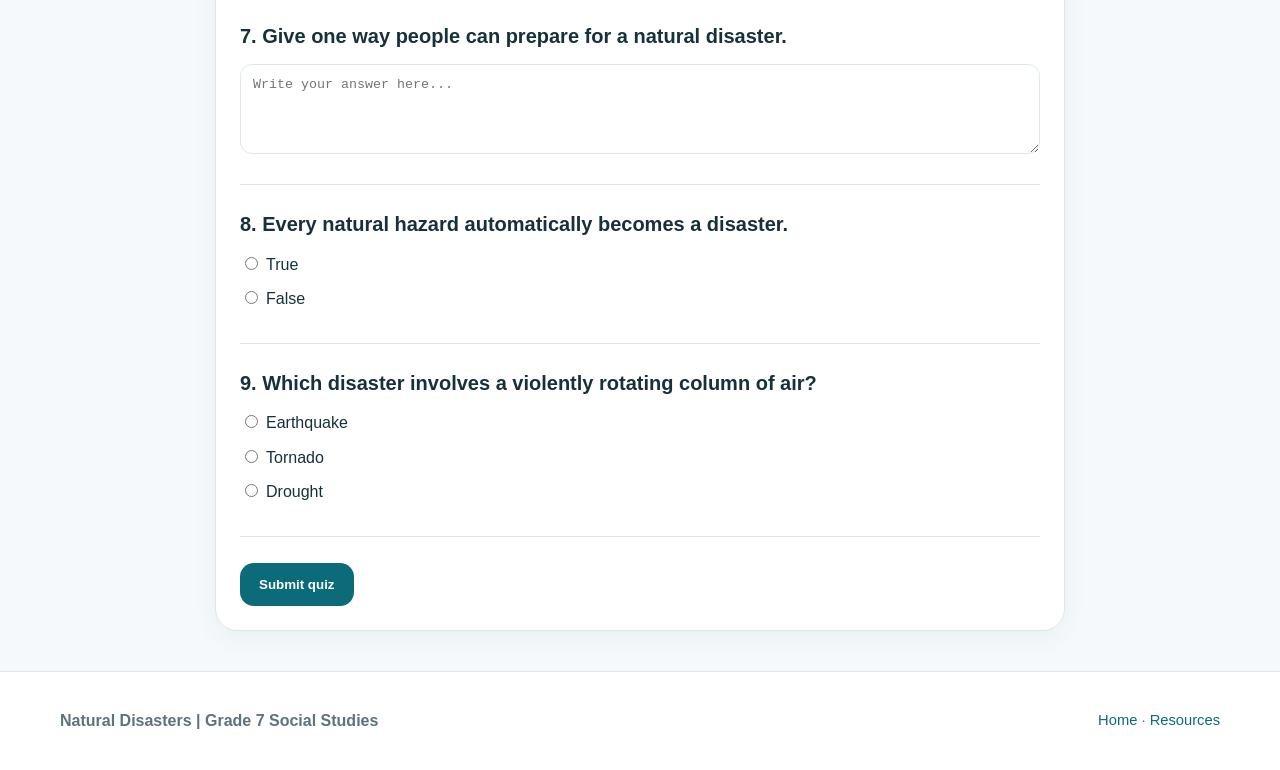
<file: quiz.html>
<!doctype html><html lang="en"><head><meta charset="utf-8"><meta name="viewport" content="width=device-width,initial-scale=1"><title>Quiz | Natural Disasters</title><link rel="stylesheet" href="styles.css"><script src="script.js" defer></script></head><body>
<header class="nav"><div class="wrap nav-inner"><a class="brand" href="index.html"><span class="logo">ND</span><span>Grade 7 Social Studies</span></a><nav class="menu"><a href="lesson.html">Lesson</a><a href="namibia.html">Namibia</a><a href="activities.html">Activities</a><a href="quiz.html">Quiz</a><a href="resources.html">Resources</a><a href="group.html">Our Group</a></nav></div></header>
<main class="wrap content"><section class="page-hero"><div class="breadcrumbs"><a href="index.html">Home</a> / Quiz</div><span class="kicker">Interactive assessment</span><h1>Test Your Knowledge</h1><p class="lead">Choose the best answer. The quiz is scored in your browser and does not collect personal information.</p></section>
<section class="card">
<div class="quiz-q"><h3>1. What is a natural disaster?</h3><label><input type="radio" name="q1" value="a">A normal classroom activity</label><label><input type="radio" name="q1" value="b">A natural event causing serious harm or disruption</label><label><input type="radio" name="q1" value="c">Any type of weather</label></div>
<div class="quiz-q"><h3>2. Which natural disaster involves water covering normally dry land?</h3><label><input type="radio" name="q2" value="a">Earthquake</label><label><input type="radio" name="q2" value="b">Volcano</label><label><input type="radio" name="q2" value="c">Flood</label></div>
<div class="quiz-q"><h3>3. Which disaster develops after a long period of unusually low rainfall?</h3><label><input type="radio" name="q3" value="a">Flood</label><label><input type="radio" name="q3" value="b">Drought</label><label><input type="radio" name="q3" value="c">Tornado</label></div>
<div class="quiz-q"><h3>4. What causes the ground to shake during an earthquake?</h3><label><input type="radio" name="q4" value="a">Strong sunlight</label><label><input type="radio" name="q4" value="b">A sudden release of energy in the Earth's crust</label><label><input type="radio" name="q4" value="c">Heavy rainfall</label></div>
<div class="quiz-q"><h3>5. Which two disasters are particularly useful when studying Namibia?</h3><label><input type="radio" name="q5" value="a">Volcanoes and tsunamis</label><label><input type="radio" name="q5" value="b">Tornadoes and volcanoes</label><label><input type="radio" name="q5" value="c">Floods and droughts</label></div>
<div class="quiz-q"><h3>6. Name two ways natural disasters can affect the environment.</h3><textarea style="width:100%;min-height:90px;border:1px solid var(--line);border-radius:12px;padding:12px" placeholder="Write your answer here..."></textarea></div>
<div class="quiz-q"><h3>7. Give one way people can prepare for a natural disaster.</h3><textarea style="width:100%;min-height:90px;border:1px solid var(--line);border-radius:12px;padding:12px" placeholder="Write your answer here..."></textarea></div>
<div class="quiz-q"><h3>8. Every natural hazard automatically becomes a disaster.</h3><label><input type="radio" name="q8" value="true">True</label><label><input type="radio" name="q8" value="false">False</label></div>
<div class="quiz-q"><h3>9. Which disaster involves a violently rotating column of air?</h3><label><input type="radio" name="q9" value="earthquake">Earthquake</label><label><input type="radio" name="q9" value="tornado">Tornado</label><label><input type="radio" name="q9" value="drought">Drought</label></div>
<button class="btn btn-primary" onclick="gradeQuiz()">Submit quiz</button><div id="quizResult" class="quiz-result"></div>
</section></main>
<footer class="footer"><div class="wrap footer-grid"><div><strong>Natural Disasters | Grade 7 Social Studies</strong></div><div class="small"><a href="index.html">Home</a> · <a href="resources.html">Resources</a></div></div></footer></body></html>
</file>
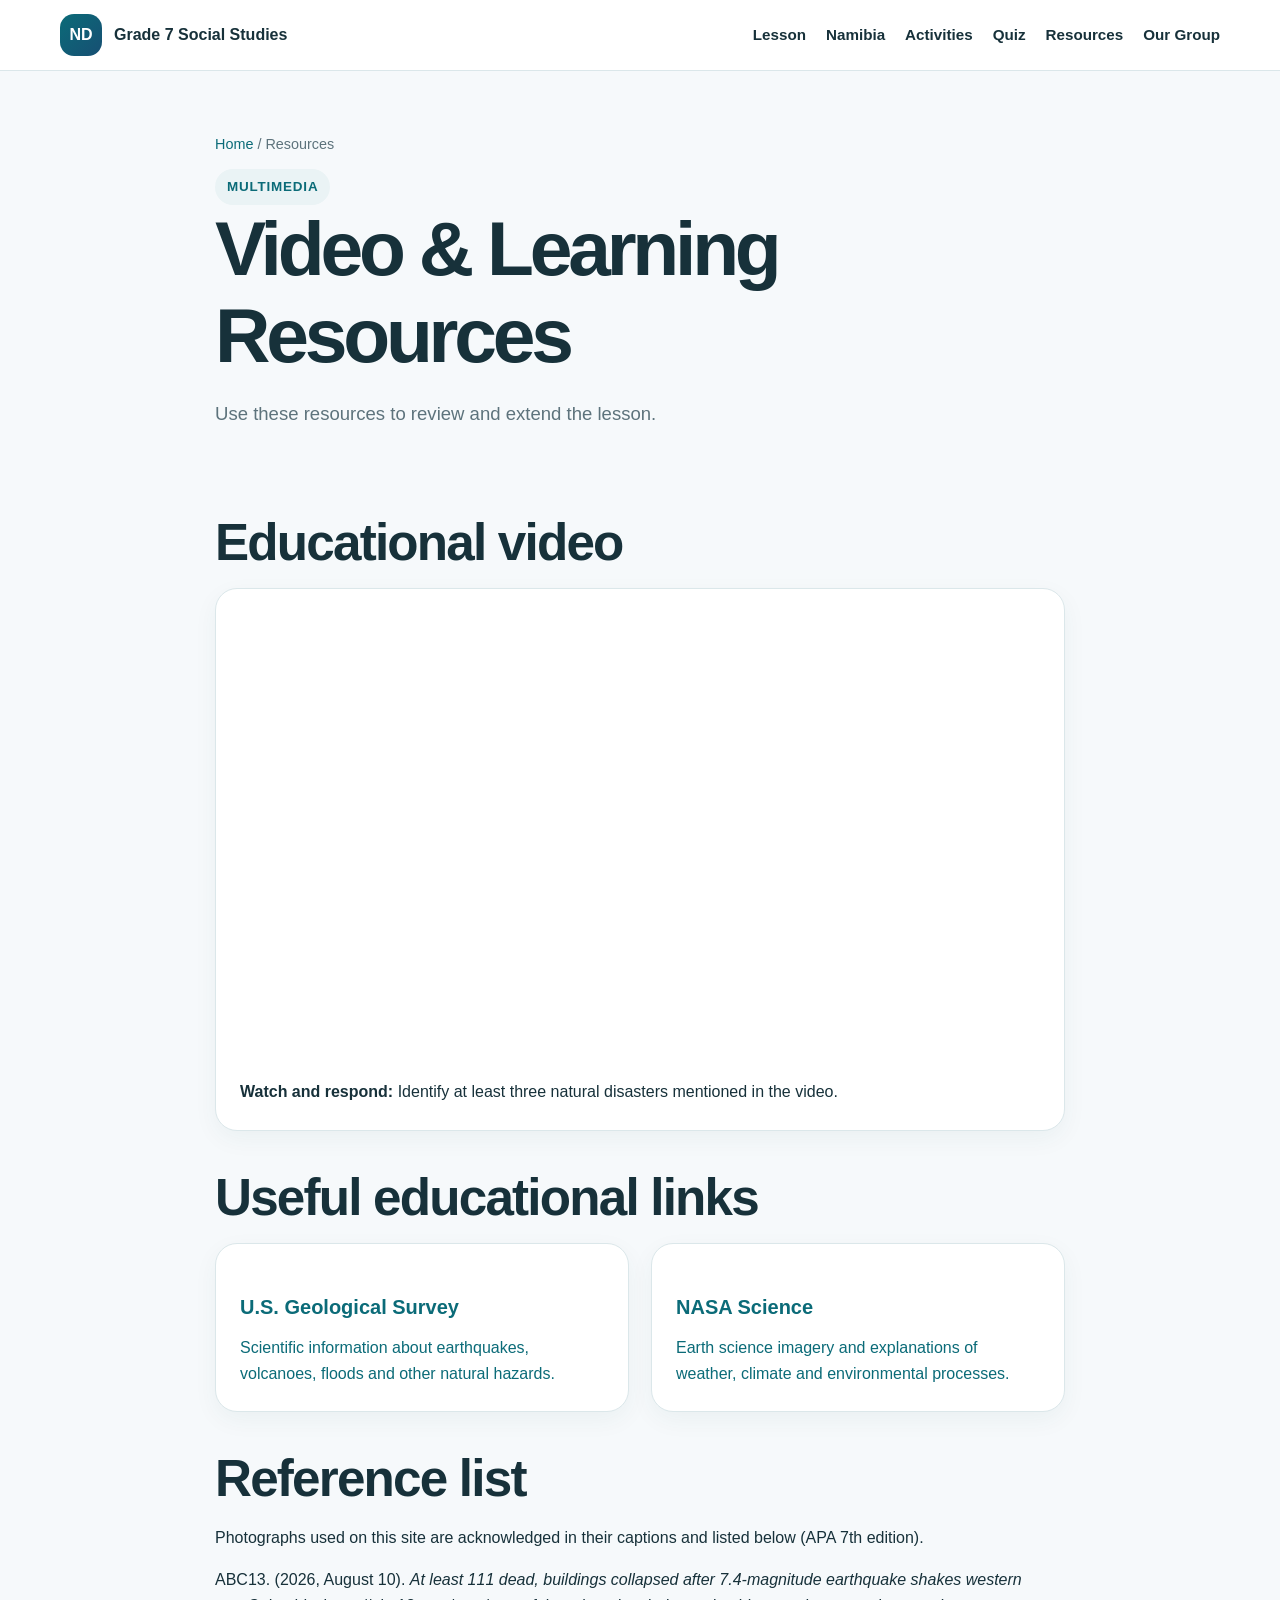
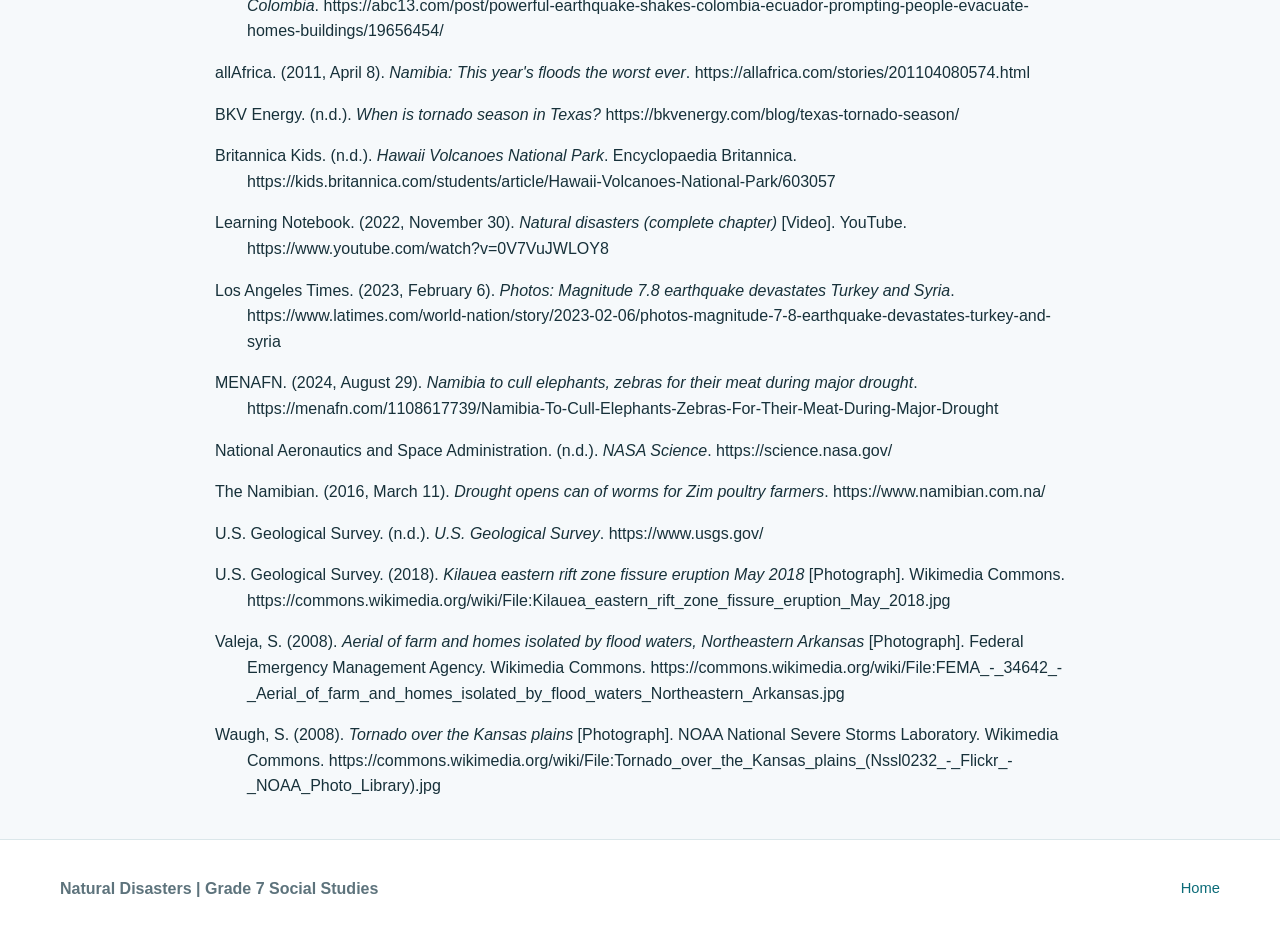
<file: resources.html>
<!doctype html><html lang="en"><head><meta charset="utf-8"><meta name="viewport" content="width=device-width,initial-scale=1"><title>Resources | Natural Disasters</title><link rel="stylesheet" href="styles.css"></head><body>
<header class="nav"><div class="wrap nav-inner"><a class="brand" href="index.html"><span class="logo">ND</span><span>Grade 7 Social Studies</span></a><nav class="menu"><a href="lesson.html">Lesson</a><a href="namibia.html">Namibia</a><a href="activities.html">Activities</a><a href="quiz.html">Quiz</a><a href="resources.html">Resources</a><a href="group.html">Our Group</a></nav></div></header>
<main class="wrap content"><section class="page-hero"><div class="breadcrumbs"><a href="index.html">Home</a> / Resources</div><span class="kicker">Multimedia</span><h1>Video & Learning Resources</h1><p class="lead">Use these resources to review and extend the lesson.</p></section>
<section><h2>Educational video</h2><div class="card"><div style="position:relative;padding-top:56.25%;overflow:hidden;border-radius:16px"><iframe src="https://www.youtube.com/embed/0V7VuJWLOY8" title="Natural disasters educational video" style="position:absolute;inset:0;width:100%;height:100%;border:0" allowfullscreen></iframe></div><p><strong>Watch and respond:</strong> Identify at least three natural disasters mentioned in the video.</p></div></section>
<section><h2>Useful educational links</h2><div class="grid two"><a class="card" href="https://www.usgs.gov/" target="_blank" rel="noopener"><h3>U.S. Geological Survey</h3><p>Scientific information about earthquakes, volcanoes, floods and other natural hazards.</p></a><a class="card" href="https://science.nasa.gov/" target="_blank" rel="noopener"><h3>NASA Science</h3><p>Earth science imagery and explanations of weather, climate and environmental processes.</p></a></div></section>
<section id="references"><h2>Reference list</h2><p>Photographs used on this site are acknowledged in their captions and listed below (APA 7th edition).</p><div class="references" style="line-height:1.6;overflow-wrap:anywhere">
<p style="padding-left:2em;text-indent:-2em">ABC13. (2026, August 10). <em>At least 111 dead, buildings collapsed after 7.4-magnitude earthquake shakes western Colombia</em>. https://abc13.com/post/powerful-earthquake-shakes-colombia-ecuador-prompting-people-evacuate-homes-buildings/19656454/</p>
<p style="padding-left:2em;text-indent:-2em">allAfrica. (2011, April 8). <em>Namibia: This year's floods the worst ever</em>. https://allafrica.com/stories/201104080574.html</p>
<p style="padding-left:2em;text-indent:-2em">BKV Energy. (n.d.). <em>When is tornado season in Texas?</em> https://bkvenergy.com/blog/texas-tornado-season/</p>
<p style="padding-left:2em;text-indent:-2em">Britannica Kids. (n.d.). <em>Hawaii Volcanoes National Park</em>. Encyclopaedia Britannica. https://kids.britannica.com/students/article/Hawaii-Volcanoes-National-Park/603057</p>
<p style="padding-left:2em;text-indent:-2em">Learning Notebook. (2022, November 30). <em>Natural disasters (complete chapter)</em> [Video]. YouTube. https://www.youtube.com/watch?v=0V7VuJWLOY8</p>
<p style="padding-left:2em;text-indent:-2em">Los Angeles Times. (2023, February 6). <em>Photos: Magnitude 7.8 earthquake devastates Turkey and Syria</em>. https://www.latimes.com/world-nation/story/2023-02-06/photos-magnitude-7-8-earthquake-devastates-turkey-and-syria</p>
<p style="padding-left:2em;text-indent:-2em">MENAFN. (2024, August 29). <em>Namibia to cull elephants, zebras for their meat during major drought</em>. https://menafn.com/1108617739/Namibia-To-Cull-Elephants-Zebras-For-Their-Meat-During-Major-Drought</p>
<p style="padding-left:2em;text-indent:-2em">National Aeronautics and Space Administration. (n.d.). <em>NASA Science</em>. https://science.nasa.gov/</p>
<p style="padding-left:2em;text-indent:-2em">The Namibian. (2016, March 11). <em>Drought opens can of worms for Zim poultry farmers</em>. https://www.namibian.com.na/</p>
<p style="padding-left:2em;text-indent:-2em">U.S. Geological Survey. (n.d.). <em>U.S. Geological Survey</em>. https://www.usgs.gov/</p>
<p style="padding-left:2em;text-indent:-2em">U.S. Geological Survey. (2018). <em>Kilauea eastern rift zone fissure eruption May 2018</em> [Photograph]. Wikimedia Commons. https://commons.wikimedia.org/wiki/File:Kilauea_eastern_rift_zone_fissure_eruption_May_2018.jpg</p>
<p style="padding-left:2em;text-indent:-2em">Valeja, S. (2008). <em>Aerial of farm and homes isolated by flood waters, Northeastern Arkansas</em> [Photograph]. Federal Emergency Management Agency. Wikimedia Commons. https://commons.wikimedia.org/wiki/File:FEMA_-_34642_-_Aerial_of_farm_and_homes_isolated_by_flood_waters_Northeastern_Arkansas.jpg</p>
<p style="padding-left:2em;text-indent:-2em">Waugh, S. (2008). <em>Tornado over the Kansas plains</em> [Photograph]. NOAA National Severe Storms Laboratory. Wikimedia Commons. https://commons.wikimedia.org/wiki/File:Tornado_over_the_Kansas_plains_(Nssl0232_-_Flickr_-_NOAA_Photo_Library).jpg</p>
</div></section></main>
<footer class="footer"><div class="wrap footer-grid"><div><strong>Natural Disasters | Grade 7 Social Studies</strong></div><div class="small"><a href="index.html">Home</a></div></div></footer></body></html>
</file>
<file: styles.css>
:root{
  --bg:#f6f9fb;
  --surface:#ffffff;
  --ink:#17313a;
  --muted:#5d737c;
  --brand:#0b6b78;
  --brand-2:#174f73;
  --accent:#e39a39;
  --soft:#eaf3f5;
  --line:#dbe7ea;
  --shadow:0 16px 40px rgba(25,70,82,.10);
  --radius:22px;
}
*{box-sizing:border-box}
html{scroll-behavior:smooth}
body{margin:0;font-family:Inter,Arial,Helvetica,sans-serif;background:var(--bg);color:var(--ink);line-height:1.65}
a{color:var(--brand);text-decoration:none}
a:hover{text-decoration:underline}
img,svg{max-width:100%;display:block}
.wrap{width:min(1160px,92%);margin:auto}
.nav{position:sticky;top:0;z-index:20;background:rgba(255,255,255,.95);backdrop-filter:blur(10px);border-bottom:1px solid var(--line)}
.nav-inner{display:flex;align-items:center;justify-content:space-between;gap:24px;padding:14px 0}
.brand{display:flex;align-items:center;gap:12px;font-weight:800;color:var(--ink)}
.logo{width:42px;height:42px;border-radius:14px;background:linear-gradient(135deg,var(--brand),var(--brand-2));display:grid;place-items:center;color:white;font-weight:900}
.menu{display:flex;gap:20px;flex-wrap:wrap;font-size:.95rem}
.menu a{color:var(--ink);font-weight:650}
.hero{padding:74px 0 44px}
.hero-grid{display:grid;grid-template-columns:1.08fr .92fr;gap:42px;align-items:center}
.kicker{display:inline-flex;gap:8px;align-items:center;padding:7px 12px;border-radius:999px;background:var(--soft);color:var(--brand);font-weight:800;font-size:.84rem;text-transform:uppercase;letter-spacing:.06em}
h1,h2,h3{line-height:1.14;margin:0 0 16px}
h1{font-size:clamp(2.6rem,6vw,5.7rem);letter-spacing:-.055em}
h2{font-size:clamp(2rem,4vw,3.3rem);letter-spacing:-.035em}
h3{font-size:1.25rem}
.lead{font-size:1.16rem;color:var(--muted);max-width:760px}
.cta-row{display:flex;gap:12px;flex-wrap:wrap;margin-top:26px}.btn{display:inline-flex;align-items:center;justify-content:center;padding:13px 18px;border-radius:14px;font-weight:800;border:1px solid transparent}.btn-primary{background:var(--brand);color:#fff}.btn-secondary{background:#fff;border-color:var(--line);color:var(--ink)}
.hero-art{background:linear-gradient(145deg,#dfeff2,#fff 55%,#f7e5c9);border:1px solid var(--line);border-radius:32px;padding:28px;box-shadow:var(--shadow)}
.section{padding:54px 0}.section.alt{background:#edf4f6;border-top:1px solid var(--line);border-bottom:1px solid var(--line)}
.grid{display:grid;grid-template-columns:repeat(3,1fr);gap:22px}.grid.two{grid-template-columns:repeat(2,1fr)}.grid.five{grid-template-columns:repeat(5,1fr)}
.card{background:var(--surface);border:1px solid var(--line);border-radius:var(--radius);padding:24px;box-shadow:0 8px 24px rgba(25,70,82,.05)}
.card p:last-child{margin-bottom:0}.iconbox{height:170px;border-radius:18px;background:linear-gradient(135deg,#edf5f6,#fff);display:grid;place-items:center;margin-bottom:18px;border:1px solid var(--line);overflow:hidden}
.badge{display:inline-block;padding:6px 10px;border-radius:999px;background:#edf5f6;color:var(--brand);font-size:.8rem;font-weight:800;margin-bottom:10px}
.stats{display:grid;grid-template-columns:repeat(3,1fr);gap:16px;margin-top:24px}.stat{background:#fff;border:1px solid var(--line);padding:18px;border-radius:18px}.stat strong{display:block;font-size:1.55rem}
.note{border-left:4px solid var(--accent);background:#fff7ea;padding:18px 20px;border-radius:14px;margin:20px 0}.namibia{border-left-color:var(--brand);background:#eef8fa}
.table-wrap{overflow-x:auto}.table{width:100%;border-collapse:collapse;background:#fff;border-radius:18px;overflow:hidden}.table th,.table td{padding:14px 16px;border-bottom:1px solid var(--line);vertical-align:top}.table th{background:#edf4f6;text-align:left}
.figure{background:#fff;border:1px solid var(--line);border-radius:22px;padding:18px}.figure figcaption{color:var(--muted);font-size:.9rem;margin-top:10px}
.quiz-q{margin-bottom:26px;padding-bottom:22px;border-bottom:1px solid var(--line)}.quiz-q label{display:block;margin:8px 0}.quiz-q input{margin-right:8px}.quiz-result{display:none;margin-top:18px;padding:18px;border-radius:16px;background:#eaf7ef;border:1px solid #bddfca;font-weight:800}
.footer{padding:36px 0;border-top:1px solid var(--line);background:#fff;color:var(--muted);margin-top:40px}.footer-grid{display:flex;justify-content:space-between;gap:24px;flex-wrap:wrap}
.page-hero{padding:62px 0 28px}.breadcrumbs{font-size:.9rem;color:var(--muted);margin-bottom:12px}.content{max-width:850px}.content h2{margin-top:38px}.content h3{margin-top:28px}.content ul{padding-left:22px}
.group-card strong{font-size:1.08rem}.small{font-size:.92rem;color:var(--muted)}
@media(max-width:920px){.hero-grid,.grid,.grid.two,.grid.five,.stats{grid-template-columns:1fr 1fr}.menu{display:none}h1{font-size:3.4rem}}
@media(max-width:640px){.hero-grid,.grid,.grid.two,.grid.five,.stats{grid-template-columns:1fr}.hero{padding-top:42px}.hero-art{order:-1}.wrap{width:min(94%,1160px)}.section{padding:40px 0}h1{font-size:2.7rem}}

/* Embedded lesson photography */
.photo-grid{display:grid;grid-template-columns:repeat(2,minmax(0,1fr));gap:18px;margin:22px 0 26px}
.photo-figure{padding:12px;overflow:hidden}
.lesson-photo{width:100%;height:290px;object-fit:cover;border-radius:15px}
.photo-hero{padding:0;overflow:hidden;position:relative;min-height:420px}
.photo-hero>img{width:100%;height:440px;object-fit:cover}
.hero-caption{position:absolute;left:18px;right:18px;bottom:18px;background:rgba(10,39,48,.82);color:white;padding:13px 16px;border-radius:14px;font-size:.92rem;backdrop-filter:blur(5px)}
@media(max-width:640px){.photo-grid{grid-template-columns:1fr}.lesson-photo{height:240px}.photo-hero>img{height:330px}.photo-hero{min-height:0}}
</file>
